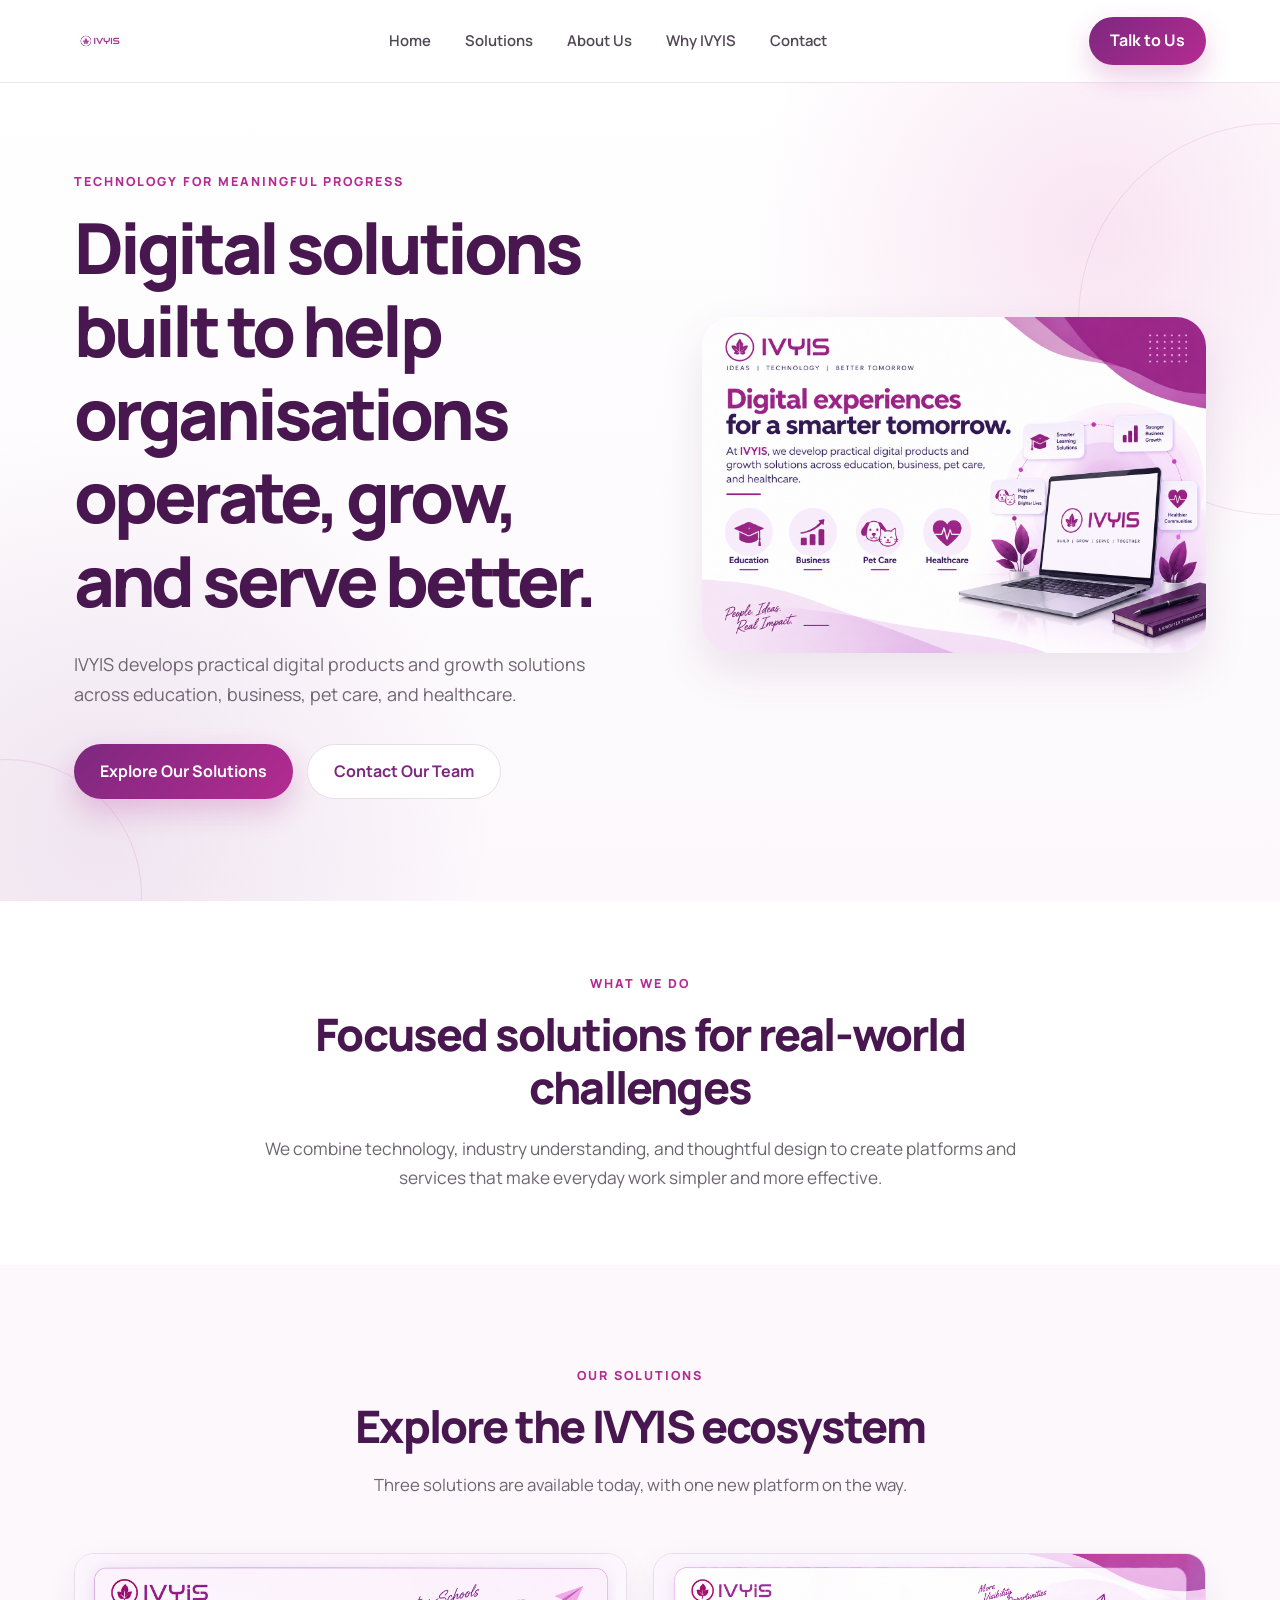
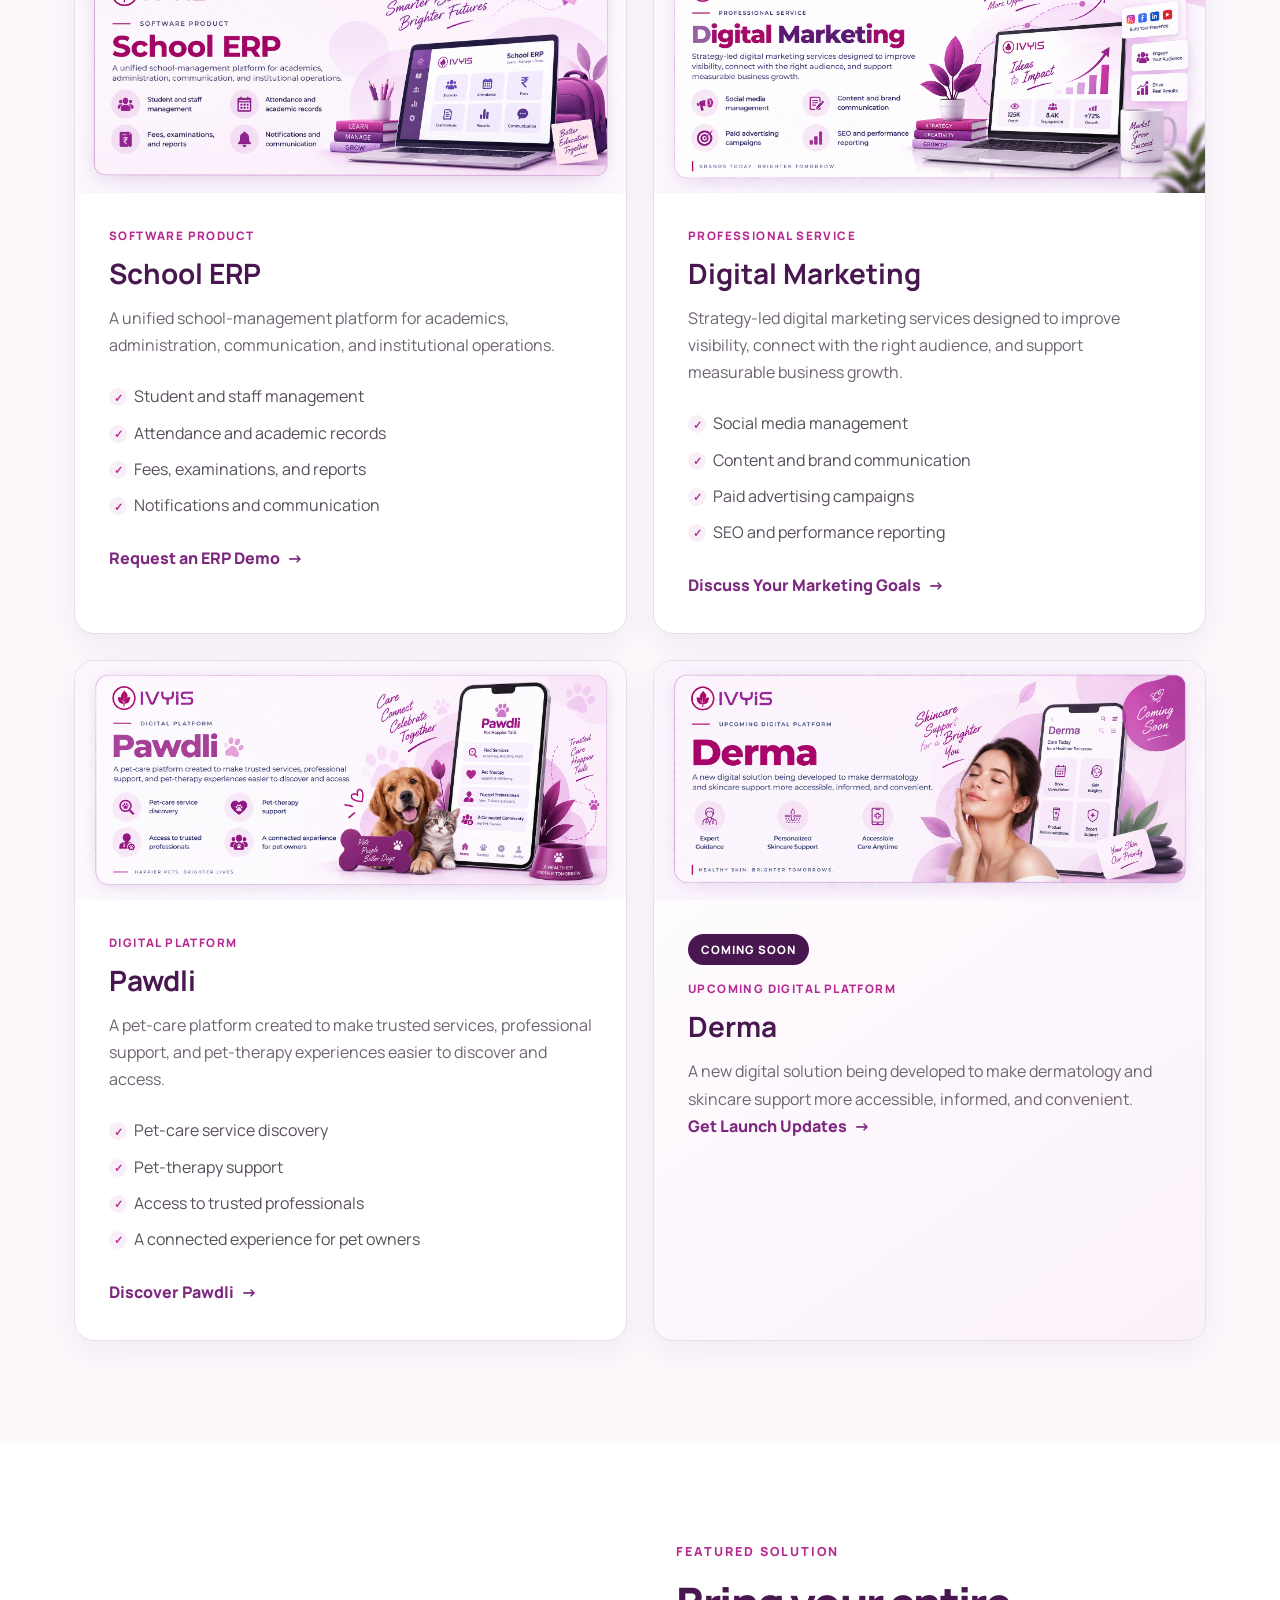
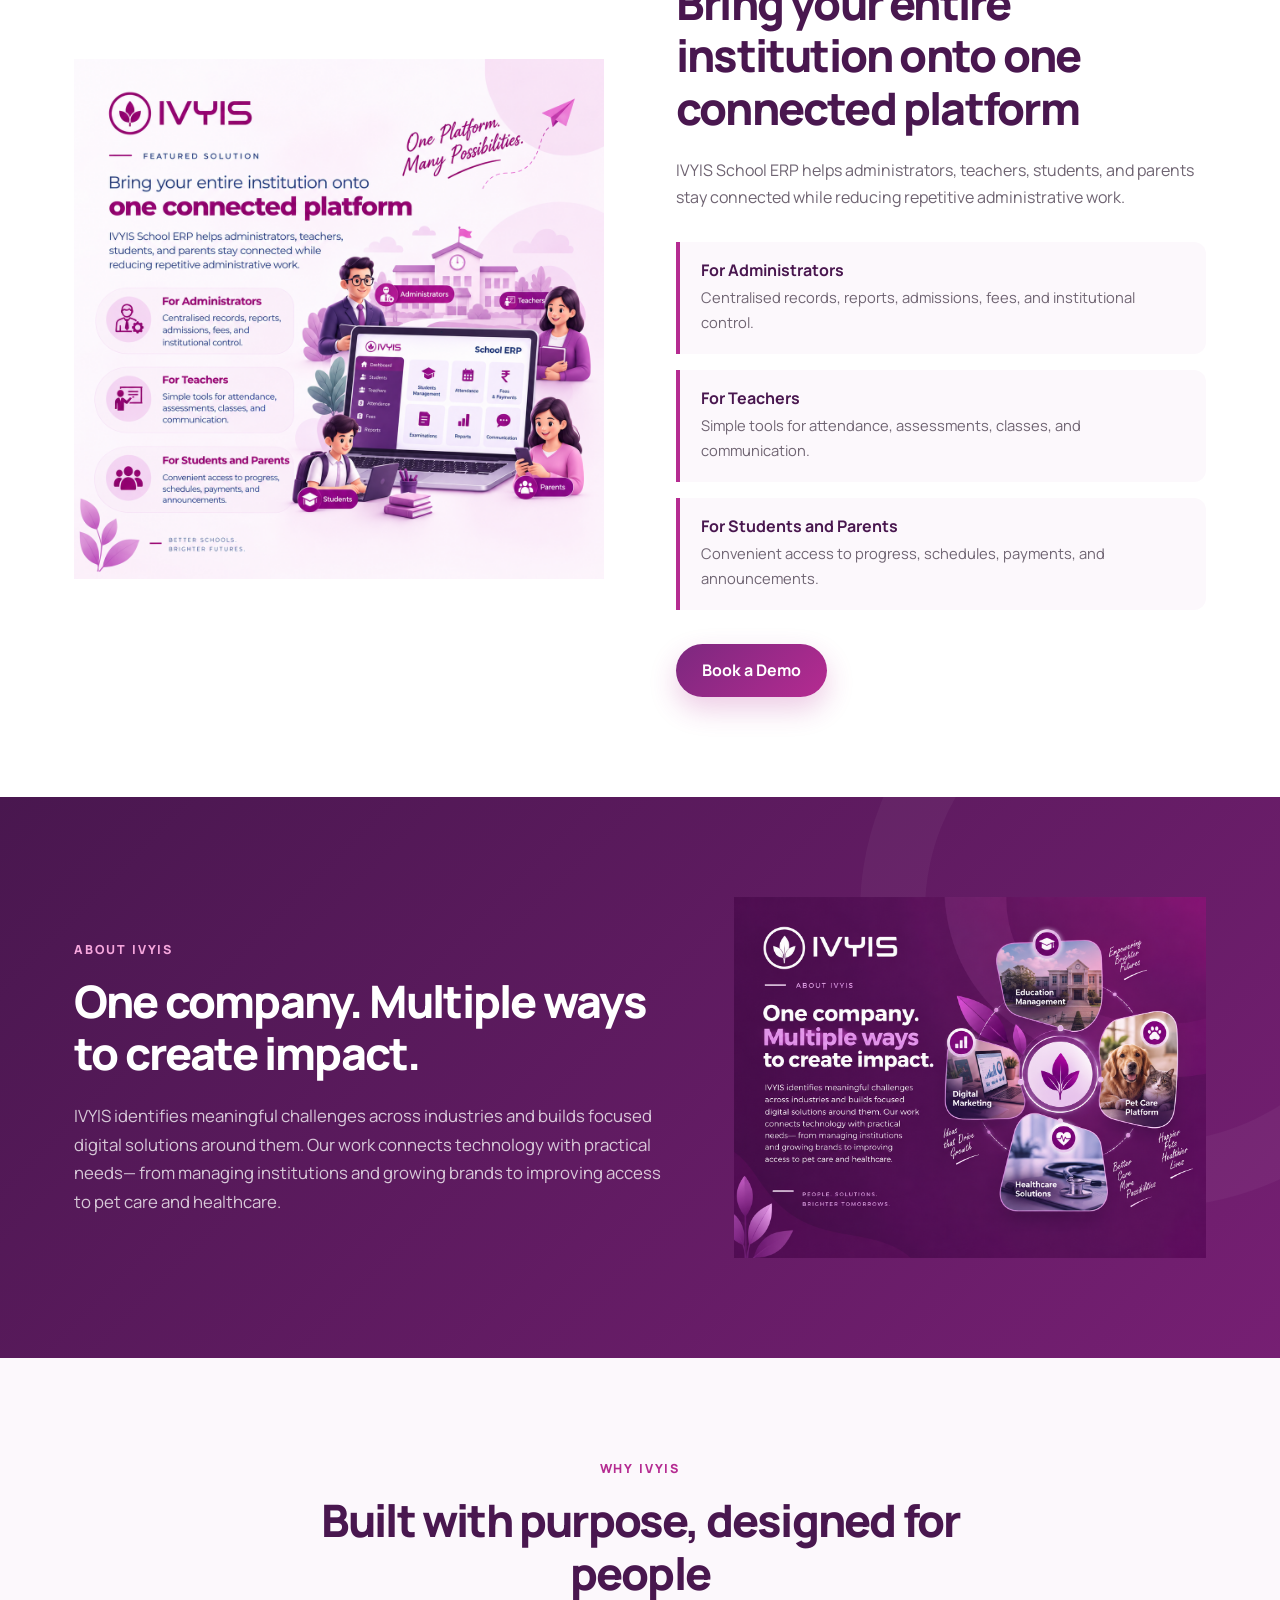
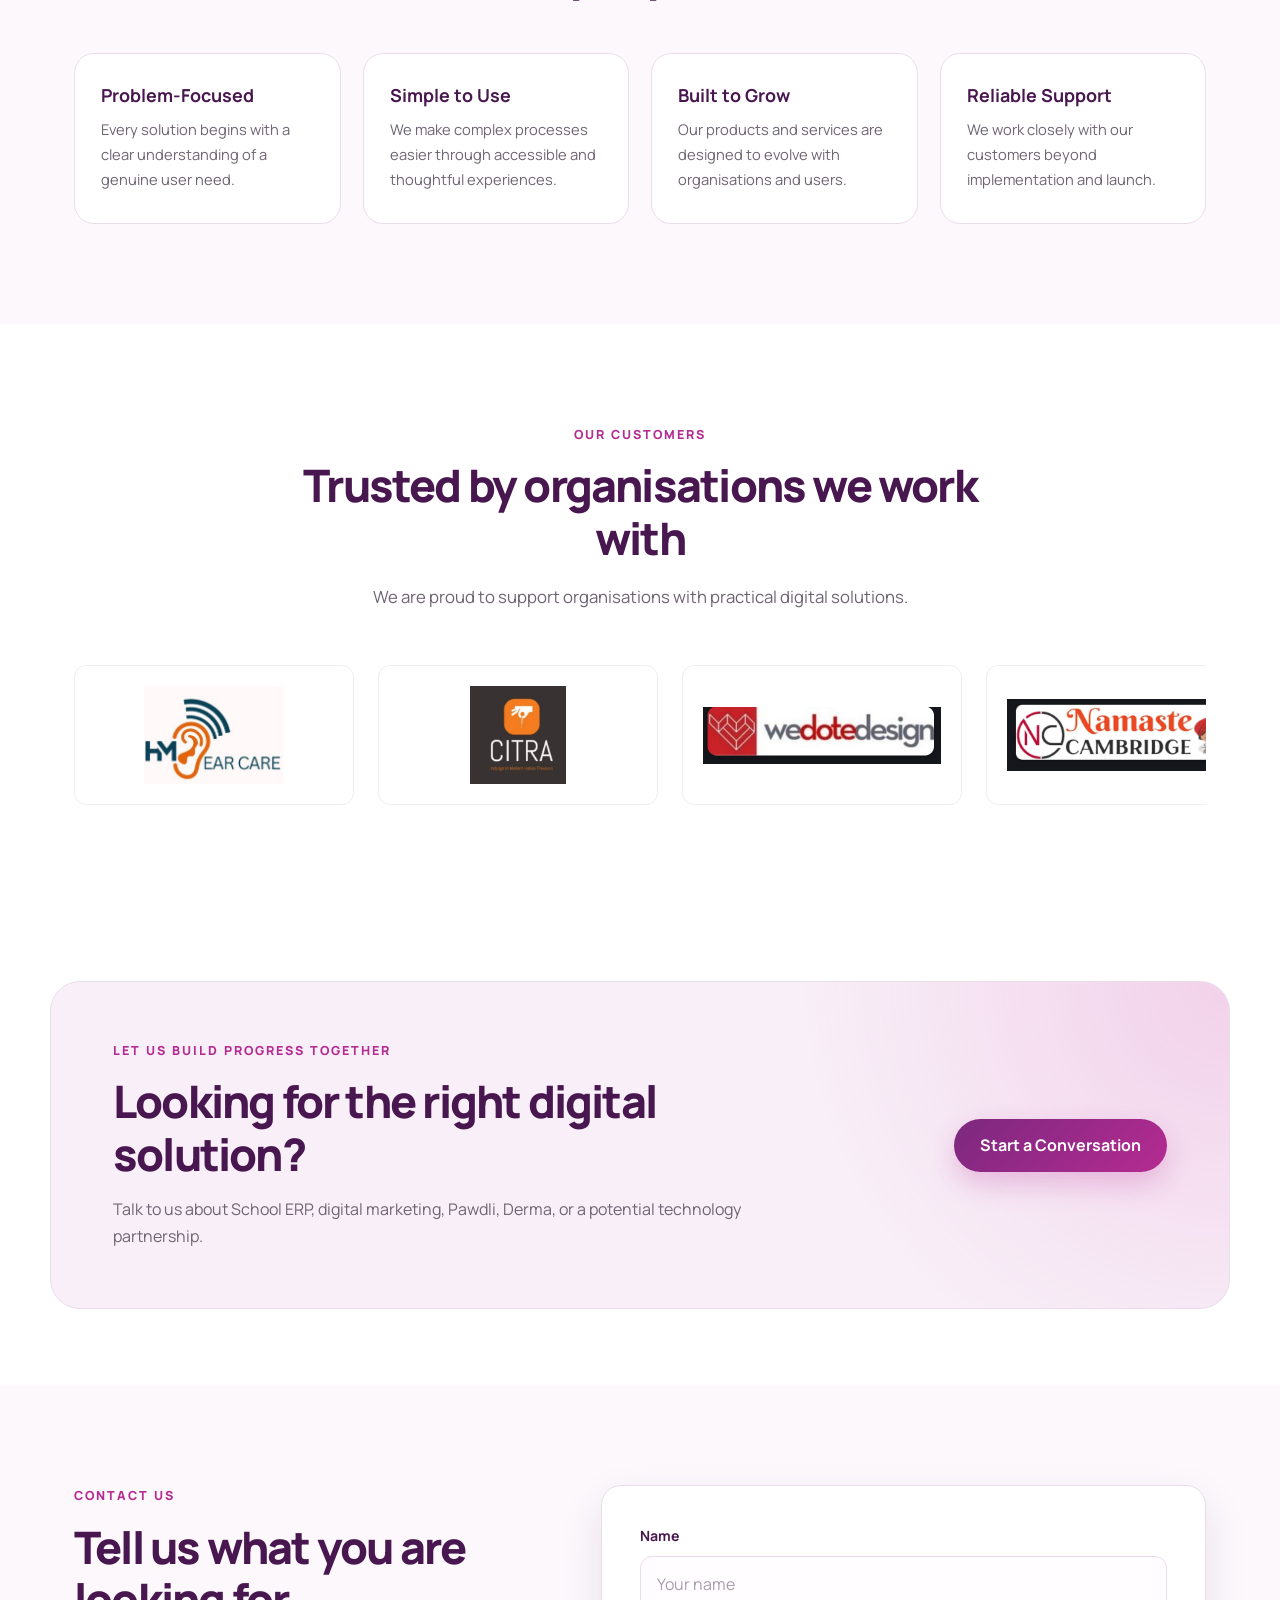
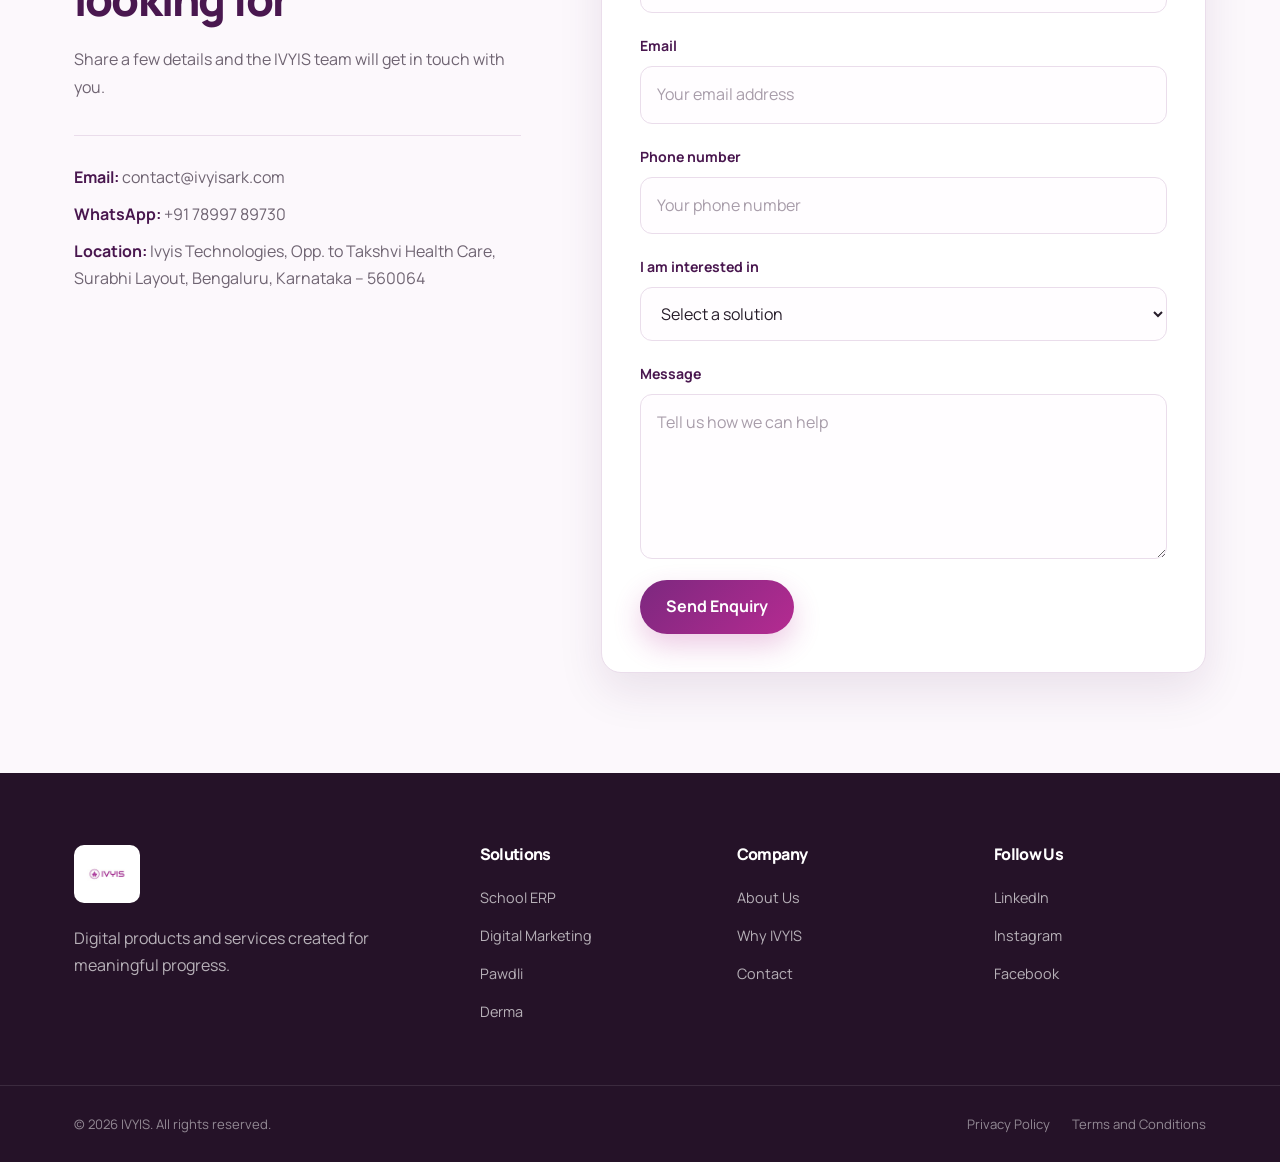
<file: index.html>
<!DOCTYPE html>
<html lang="en">
<head>
    <meta charset="UTF-8">
    <meta name="viewport" content="width=device-width, initial-scale=1.0">
    <meta name="description" content="IVYIS builds digital solutions for education, business growth, pet care, and healthcare.">
    <link rel="stylesheet" href="ivyis-landing-page.css">
    <link rel="stylesheet" href="https://cdnjs.cloudflare.com/ajax/libs/font-awesome/6.7.2/css/all.min.css">
    <title>IVYIS | Digital Products and Business Solutions</title>
</head>

<body>
    <!-- Header -->
    <header class="site-header">
        <div class="container header-container">
            <a href="#home" class="brand" aria-label="IVYIS home">
                <!-- Replace this path with the final logo image path -->
                <img src="images/ivyis.jpg" alt="IVYIS logo" class="brand-logo">
            </a>

            <nav class="main-navigation" aria-label="Main navigation">
                <ul class="navigation-list">
                    <li><a href="#home">Home</a></li>
                    <li><a href="#solutions">Solutions</a></li>
                    <li><a href="#about">About Us</a></li>
                    <li><a href="#why-ivyis">Why IVYIS</a></li>
                    <li><a href="#contact">Contact</a></li>
                </ul>
            </nav>

            <a href="#contact" class="header-cta">Talk to Us</a>
        </div>
    </header>

    <main>
        <!-- Hero Section -->
        <section id="home" class="hero-section">
            <div class="container hero-container">
                <div class="hero-content">
                    <p class="section-label">Technology for meaningful progress</p>
                    <h1>Digital solutions built to help organisations operate, grow, and serve better.</h1>
                    <p class="hero-description">
                        IVYIS develops practical digital products and growth solutions across education,
                        business, pet care, and healthcare.
                    </p>

                    <div class="hero-actions">
                        <a href="#solutions" class="primary-button">Explore Our Solutions</a>
                        <a href="#contact" class="secondary-button">Contact Our Team</a>
                    </div>
                </div>

                <img
                    src="images/iv%201.png"
                    alt="IVYIS digital solutions"
                    class="hero-main-image"
                >
            </div>
        </section>

        <!-- Introduction -->
        <section class="introduction-section">
            <div class="container introduction-container">
                <p class="section-label">What we do</p>
                <h2>Focused solutions for real-world challenges</h2>
                <p>
                    We combine technology, industry understanding, and thoughtful design to create
                    platforms and services that make everyday work simpler and more effective.
                </p>
            </div>
        </section>

        <!-- Solutions Overview -->
        <section id="solutions" class="solutions-section">
            <div class="container">
                <div class="section-heading">
                    <p class="section-label">Our solutions</p>
                    <h2>Explore the IVYIS ecosystem</h2>
                    <p>Three solutions are available today, with one new platform on the way.</p>
                </div>

                <div class="solutions-grid">
                    <!-- ERP -->
                    <article class="solution-card erp-card">
                        <img src="images/iv%202.png"
                            alt="IVYIS School ERP platform"
                            class="solution-card-image">
                        <div class="solution-card-content">
                            <p class="solution-type">Software Product</p>
                            <h3>School ERP</h3>
                            <p>
                                A unified school-management platform for academics, administration,
                                communication, and institutional operations.
                            </p>
                            <ul class="feature-list">
                                <li>Student and staff management</li>
                                <li>Attendance and academic records</li>
                                <li>Fees, examinations, and reports</li>
                                <li>Notifications and communication</li>
                            </ul>
                            <a href="#contact" class="card-link">Request an ERP Demo</a>
                        </div>
                    </article>

                    <!-- Digital Marketing -->
                    <article class="solution-card marketing-card">
                        <img src="images/ivy%203.png"
                            alt="IVYIS digital marketing services"
                            class="solution-card-image">
                        <div class="solution-card-content">
                            <p class="solution-type">Professional Service</p>
                            <h3>Digital Marketing</h3>
                            <p>
                                Strategy-led digital marketing services designed to improve visibility,
                                connect with the right audience, and support measurable business growth.
                            </p>
                            <ul class="feature-list">
                                <li>Social media management</li>
                                <li>Content and brand communication</li>
                                <li>Paid advertising campaigns</li>
                                <li>SEO and performance reporting</li>
                            </ul>
                            <a href="#contact" class="card-link">Discuss Your Marketing Goals</a>
                        </div>
                    </article>

                    <!-- Pawdli -->
                    <article class="solution-card pawdli-card">
                        <img src="images/iv%204.png"
                            alt="Pawdli pet-care platform"
                            class="solution-card-image">
                        <div class="solution-card-content">
                            <p class="solution-type">Digital Platform</p>
                            <h3>Pawdli</h3>
                            <p>
                                A pet-care platform created to make trusted services, professional support,
                                and pet-therapy experiences easier to discover and access.
                            </p>
                            <ul class="feature-list">
                                <li>Pet-care service discovery</li>
                                <li>Pet-therapy support</li>
                                <li>Access to trusted professionals</li>
                                <li>A connected experience for pet owners</li>
                            </ul>
                            <a href="#contact" class="card-link">Discover Pawdli</a>
                        </div>
                    </article>

                    <!-- Derma -->
                    <article class="solution-card derma-card coming-soon-card">
                        <img src="images/iv%205.png"
                            alt="Upcoming Derma skincare platform"
                            class="solution-card-image">
                        <div class="solution-card-content">
                            <p class="status-badge">Coming Soon</p>
                            <p class="solution-type">Upcoming Digital Platform</p>
                            <h3>Derma</h3>
                            <p>
                                A new digital solution being developed to make dermatology and skincare
                                support more accessible, informed, and convenient.
                            </p>
                            <a href="#contact" class="card-link">Get Launch Updates</a>
                        </div>
                    </article>
                </div>
            </div>
        </section>

        <!-- ERP Feature Highlight -->
        <section class="featured-solution-section">
            <div class="container featured-solution-container">
                <img src="images/iv%206.png"
                    alt="IVYIS School ERP for administrators, teachers, students and parents"
                    class="featured-solution-image">

                <div class="featured-solution-content">
                    <p class="section-label">Featured solution</p>
                    <h2>Bring your entire institution onto one connected platform</h2>
                    <p>
                        IVYIS School ERP helps administrators, teachers, students, and parents stay
                        connected while reducing repetitive administrative work.
                    </p>

                    <div class="feature-groups">
                        <div class="feature-group">
                            <h3>For Administrators</h3>
                            <p>Centralised records, reports, admissions, fees, and institutional control.</p>
                        </div>
                        <div class="feature-group">
                            <h3>For Teachers</h3>
                            <p>Simple tools for attendance, assessments, classes, and communication.</p>
                        </div>
                        <div class="feature-group">
                            <h3>For Students and Parents</h3>
                            <p>Convenient access to progress, schedules, payments, and announcements.</p>
                        </div>
                    </div>

                    <a href="#contact" class="primary-button">Book a Demo</a>
                </div>
            </div>
        </section>

        <!-- About -->
        <section id="about" class="about-section">
            <div class="container about-container">
                <div class="about-content">
                    <p class="section-label">About IVYIS</p>
                    <h2>One company. Multiple ways to create impact.</h2>
                    <p>
                        IVYIS identifies meaningful challenges across industries and builds focused
                        digital solutions around them. Our work connects technology with practical needs—
                        from managing institutions and growing brands to improving access to pet care and healthcare.
                    </p>
                </div>

                <img src="images/iv%207.png"
                    alt="IVYIS solutions across education, marketing, pet care and healthcare"
                    class="about-image">
            </div>
        </section>

        <!-- Why IVYIS -->
        <section id="why-ivyis" class="why-section">
            <div class="container">
                <div class="section-heading">
                    <p class="section-label">Why IVYIS</p>
                    <h2>Built with purpose, designed for people</h2>
                </div>

                <div class="benefits-grid">
                    <article class="benefit-card">
                        <h3>Problem-Focused</h3>
                        <p>Every solution begins with a clear understanding of a genuine user need.</p>
                    </article>

                    <article class="benefit-card">
                        <h3>Simple to Use</h3>
                        <p>We make complex processes easier through accessible and thoughtful experiences.</p>
                    </article>

                    <article class="benefit-card">
                        <h3>Built to Grow</h3>
                        <p>Our products and services are designed to evolve with organisations and users.</p>
                    </article>

                    <article class="benefit-card">
                        <h3>Reliable Support</h3>
                        <p>We work closely with our customers beyond implementation and launch.</p>
                    </article>
                </div>
            </div>
        </section>

        <section class="customers-section">
            <div class="container">
                <div class="section-heading">
                    <p class="section-label">Our customers</p>
                    <h2>Trusted by organisations we work with</h2>
                    <p>
                        We are proud to support organisations with practical digital solutions.
                    </p>
                </div>

                <div class="customer-logos">
                    <div class="customer-track">
                        <div class="customer-group">

                            <div class="customer-logo">
                                <img
                                    src="images/WhatsApp Image 2026-09-11 at 12.26.30.jpeg"
                                    alt="HM Ear Care logo"
                                >
                            </div>

                            <div class="customer-logo">
                                <img
                                    src="images/WhatsApp Image 2026-09-11 at 12.26.50.jpeg"
                                    alt="Citra logo"
                                >
                            </div>

                            <div class="customer-logo">
                                <img
                                    src="images/WhatsApp Image 2026-09-11 at 12.27.22.jpeg"
                                    alt="Wedote Design logo"
                                >
                            </div>

                            <div class="customer-logo">
                                <img
                                    src="images/WhatsApp Image 2026-09-11 at 12.27.45.jpeg"
                                    alt="Namaste Cambridge logo"
                                >
                            </div>

                            <div class="customer-logo">
                                <img
                                    src="images/WhatsApp Image 2026-09-11 at 12.28.02.jpeg"
                                    alt="Elite International School logo"
                                >
                            </div>

                            <div class="customer-logo">
                                <img
                                    src="images/WhatsApp Image 2026-09-11 at 12.28.26.jpeg"
                                    alt="Mahima Nethralaya logo"
                                >
                            </div>

                            <div class="customer-logo">
                                <img
                                    src="images/WhatsApp Image 2026-09-11 at 12.29.38.jpeg"
                                    alt="Manjunatha Group of Institutions logo"
                                >
                            </div>

                            <div class="customer-logo">
                                <img
                                    src="images/WhatsApp Image 2026-09-11 at 12.30.22.jpeg"
                                    alt="Vriksha Ventures logo"
                                >
                            </div>

                            <div class="customer-logo">
                                <img
                                    src="images/WhatsApp Image 2026-09-11 at 12.30.37.jpeg"
                                    alt="New Mexton International Pre-School logo"
                                >
                            </div>

                            <div class="customer-logo">
                                <img
                                    src="images/kcgi.webp"
                                    alt="Karnataka College Group of Institutions logo"
                                >
                            </div>

                        </div>
                    </div>
                </div>
            </div>
        </section>

        <!-- Call to Action -->
        <section class="cta-section">
            <div class="container cta-container">
                <div class="cta-content">
                    <p class="section-label">Let us build progress together</p>
                    <h2>Looking for the right digital solution?</h2>
                    <p>
                        Talk to us about School ERP, digital marketing, Pawdli, Derma, or a potential
                        technology partnership.
                    </p>
                </div>

                <a href="#contact" class="primary-button">Start a Conversation</a>
            </div>
        </section>

        <!-- Contact -->
        <section id="contact" class="contact-section">
            <div class="container contact-container">
                <div class="contact-introduction">
                    <p class="section-label">Contact us</p>
                    <h2>Tell us what you are looking for</h2>
                    <p>Share a few details and the IVYIS team will get in touch with you.</p>

                    <div class="contact-details">
                        <p>
                            <strong>Email:</strong>
                            <a href="mailto:contact@ivyisark.com">contact@ivyisark.com</a>
                        </p>

                        <p>
                            <strong>WhatsApp:</strong>
                            <a href="https://wa.me/917899789730" target="_blank" rel="noopener noreferrer">
                                +91 78997 89730
                            </a>
                        </p>

                        <p>
                            <strong>Location:</strong>
                            Ivyis Technologies, Opp. to Takshvi Health Care, Surabhi Layout,
                            Bengaluru, Karnataka – 560064
                        </p>
                    </div>
                </div>

                <form class="contact-form" id="contactForm">
                    <div class="form-group">
                        <label for="name">Name</label>
                        <input type="text" id="name" name="name" placeholder="Your name" required>
                    </div>

                    <div class="form-group">
                        <label for="email">Email</label>
                        <input type="email" id="email" name="email" placeholder="Your email address" required>
                    </div>

                    <div class="form-group">
                        <label for="phone">Phone number</label>
                        <input type="tel" id="phone" name="phone" placeholder="Your phone number">
                    </div>

                    <div class="form-group">
                        <label for="interest">I am interested in</label>
                        <select id="interest" name="interest" required>
                            <option value="">Select a solution</option>
                            <option value="school-erp">School ERP</option>
                            <option value="digital-marketing">Digital Marketing</option>
                            <option value="pawdli">Pawdli</option>
                            <option value="derma">Derma Updates</option>
                            <option value="partnership">Technology Partnership</option>
                        </select>
                    </div>

                    <div class="form-group">
                        <label for="message">Message</label>
                        <textarea id="message" name="message" rows="5" placeholder="Tell us how we can help"></textarea>
                    </div>

                    <button type="submit" class="primary-button">Send Enquiry</button>
                </form>
            </div>
        </section>
    </main>

    <!-- Footer -->
    <footer class="site-footer">
        <div class="container footer-container">
            <div class="footer-brand">
                <!-- Replace this path with the final logo image path -->
                <img src="images/ivyis.jpg" alt="IVYIS logo" class="footer-logo">
                <p>Digital products and services created for meaningful progress.</p>
            </div>

            <div class="footer-links">
                <h2>Solutions</h2>
                <ul>
                    <li><a href="#solutions">School ERP</a></li>
                    <li><a href="#solutions">Digital Marketing</a></li>
                    <li><a href="#solutions">Pawdli</a></li>
                    <li><a href="#solutions">Derma</a></li>
                </ul>
            </div>

            <div class="footer-links">
                <h2>Company</h2>
                <ul>
                    <li><a href="#about">About Us</a></li>
                    <li><a href="#why-ivyis">Why IVYIS</a></li>
                    <li><a href="#contact">Contact</a></li>
                </ul>
            </div>

            <div class="footer-social">
                <h2>Follow Us</h2>
                <ul>
                    <li><a href="#">LinkedIn</a></li>
                    <li><a href="#">Instagram</a></li>
                    <li><a href="#">Facebook</a></li>
                </ul>
            </div>
        </div>

        <div class="footer-bottom">
            <div class="container footer-bottom-container">
                <p>&copy; 2026 IVYIS. All rights reserved.</p>
                <div class="legal-links">
                    <a href="privacy.html">Privacy Policy</a>
                    <a href="terms-and-conditions.html">Terms and Conditions</a>
                </div>
            </div>
        </div>
    </footer>
<script>
    const contactForm = document.getElementById("contactForm");

    contactForm.addEventListener("submit", function (event) {
        event.preventDefault();

        const name = document.getElementById("name").value.trim();
        const email = document.getElementById("email").value.trim();
        const phone = document.getElementById("phone").value.trim();
        const interestSelect = document.getElementById("interest");
        const interest =
            interestSelect.options[interestSelect.selectedIndex].text;
        const message = document.getElementById("message").value.trim();

        const whatsappMessage =
            "Hello IVYIS,%0A%0A" +
            "Name: " + encodeURIComponent(name) + "%0A" +
            "Email: " + encodeURIComponent(email) + "%0A" +
            "Phone: " + encodeURIComponent(phone || "Not provided") + "%0A" +
            "Interested in: " + encodeURIComponent(interest) + "%0A" +
            "Message: " + encodeURIComponent(message || "No message provided");

        const whatsappURL =
            "https://wa.me/917899789730?text=" + whatsappMessage;

        window.open(whatsappURL, "_blank");
    });
</script>

<script>
    const customerTrack = document.querySelector(".customer-track");
    const customerGroup = document.querySelector(".customer-group");

    if (customerTrack && customerGroup) {
        const duplicatedGroup = customerGroup.cloneNode(true);
        duplicatedGroup.setAttribute("aria-hidden", "true");
        customerTrack.appendChild(duplicatedGroup);
    }
</script>
</body>
</html>
</file>
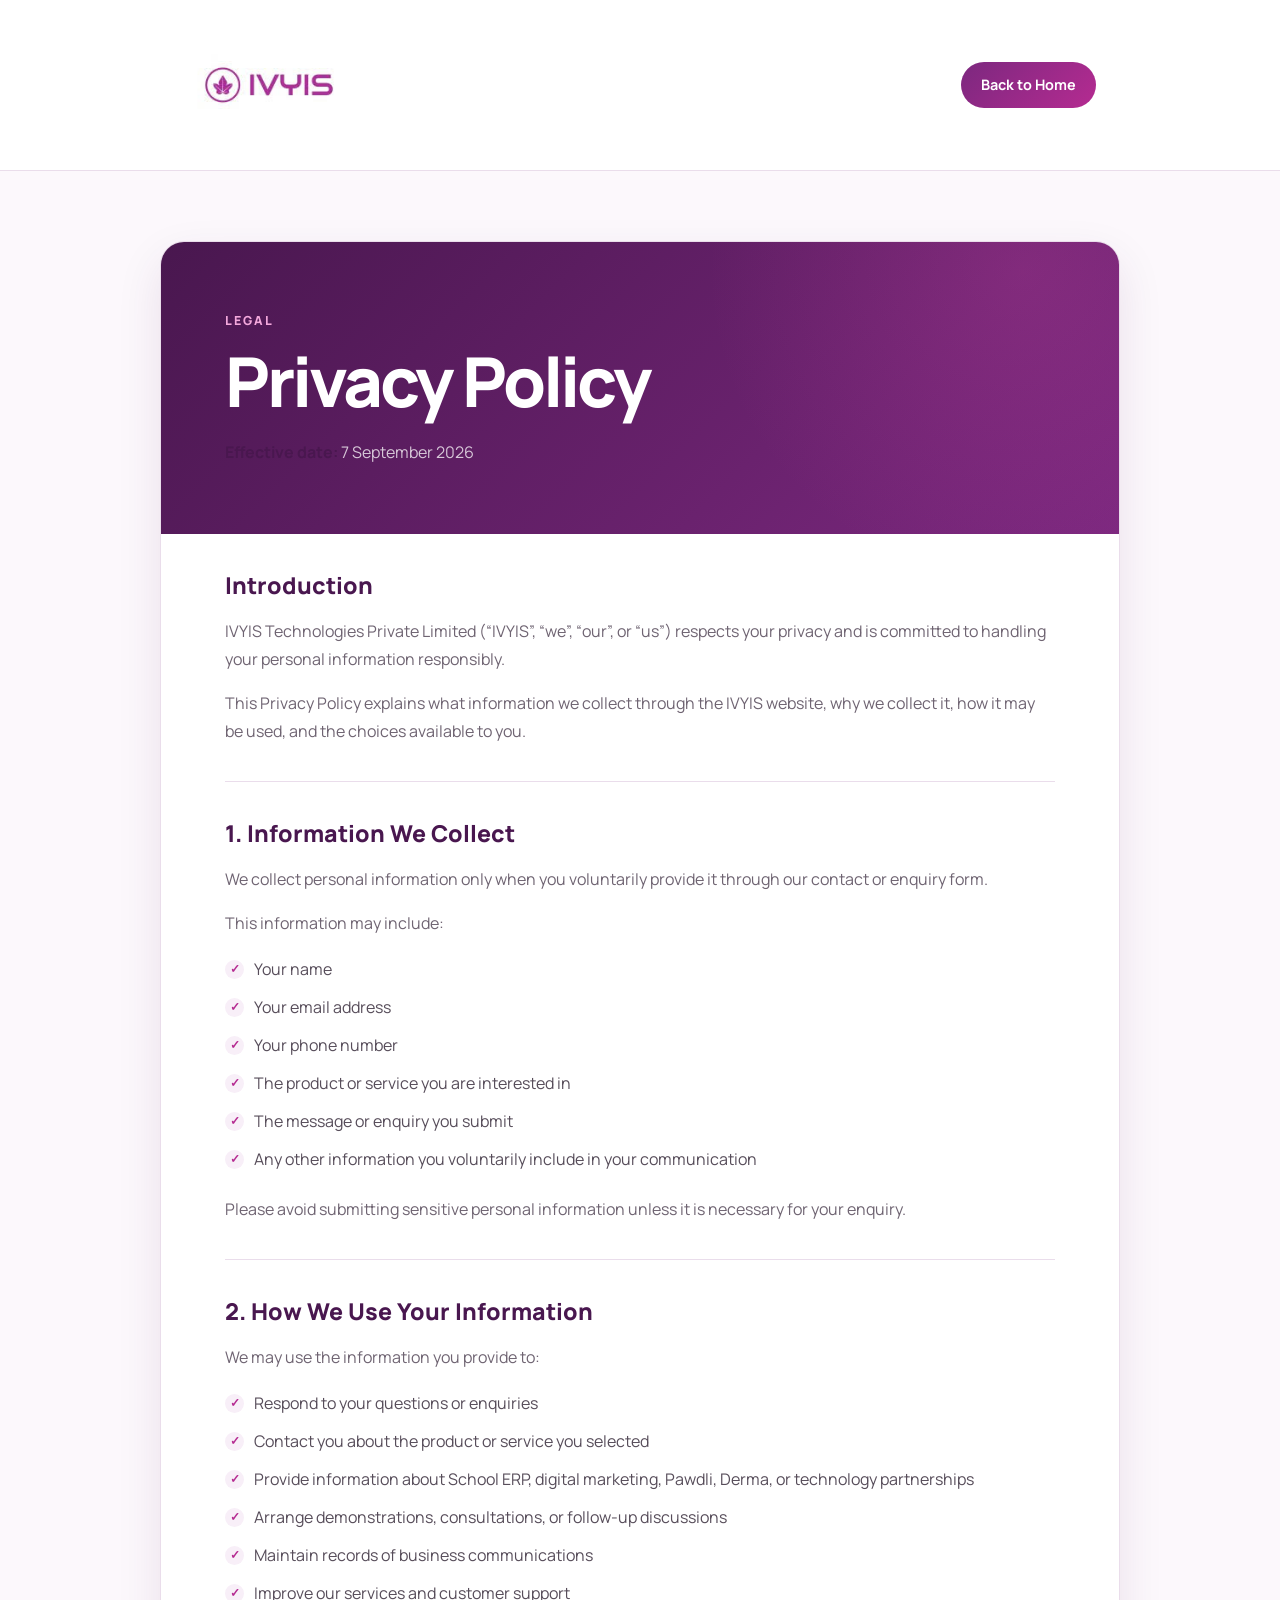
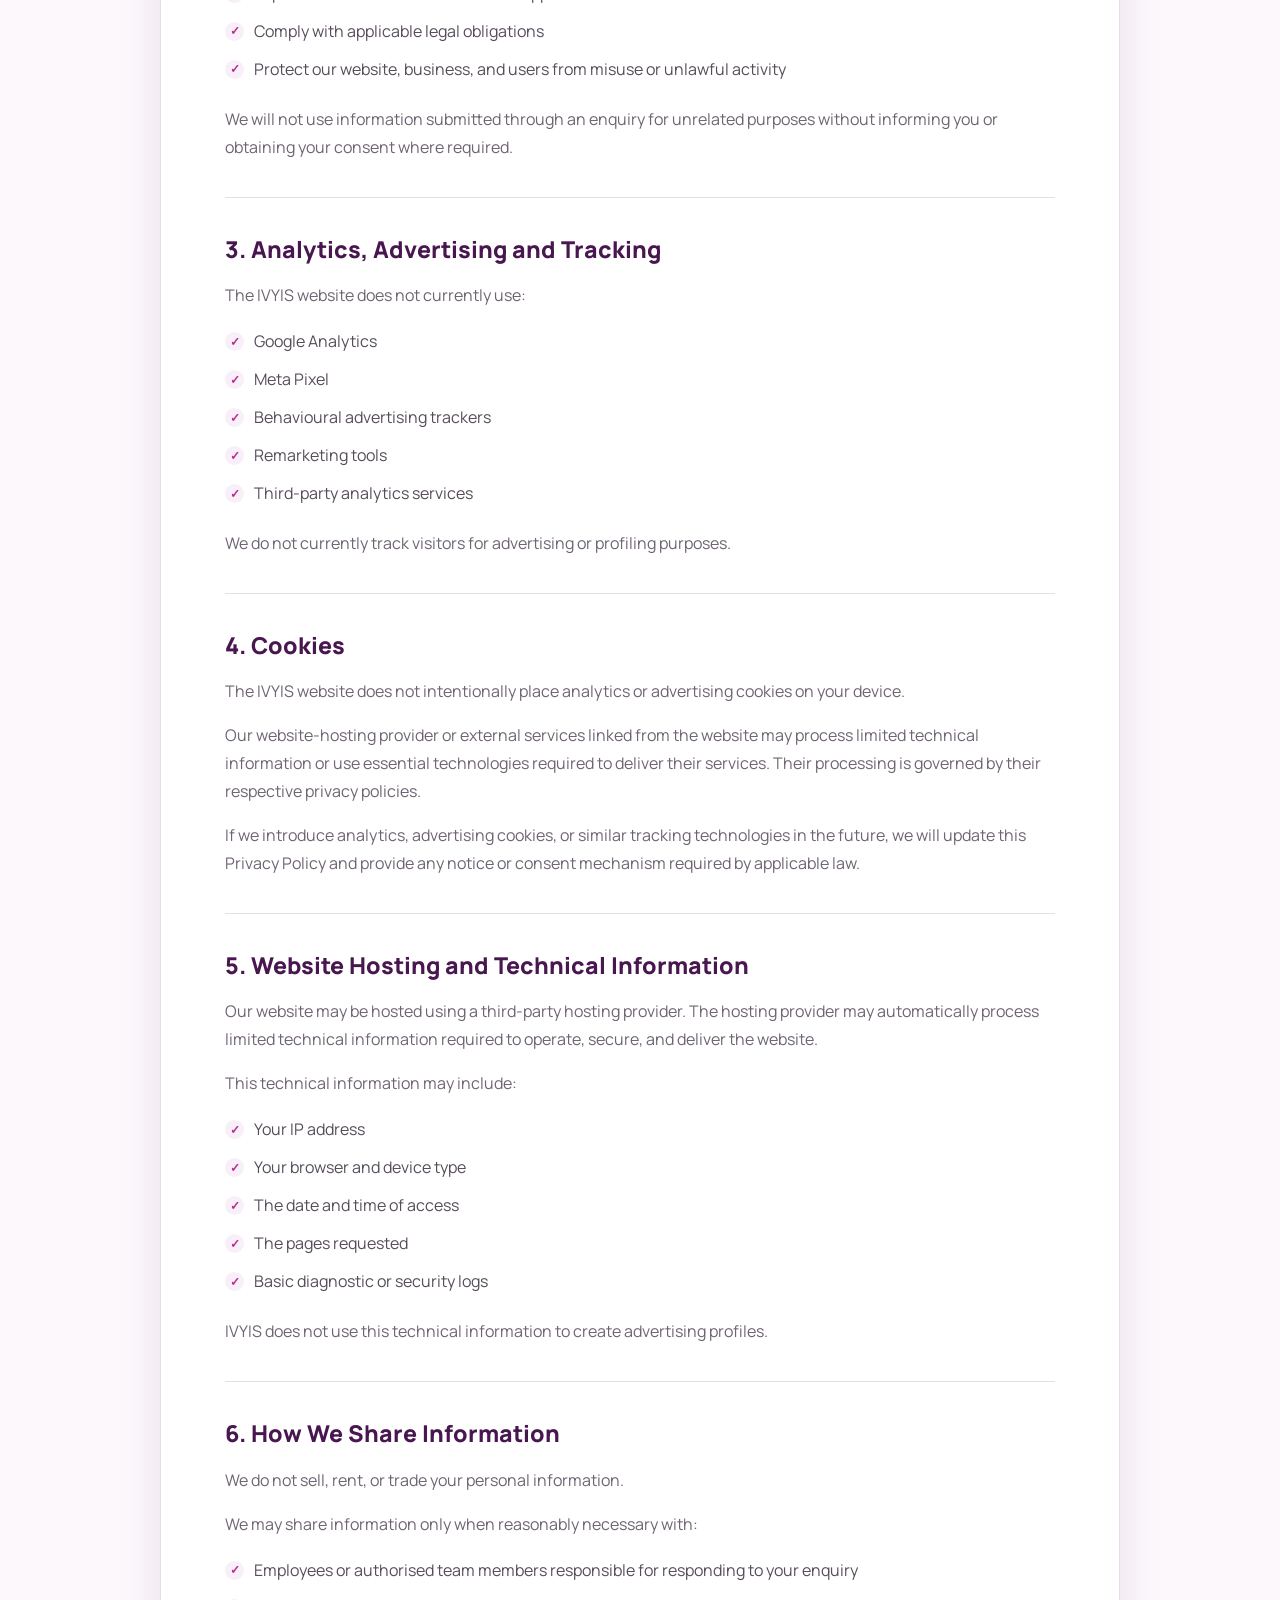
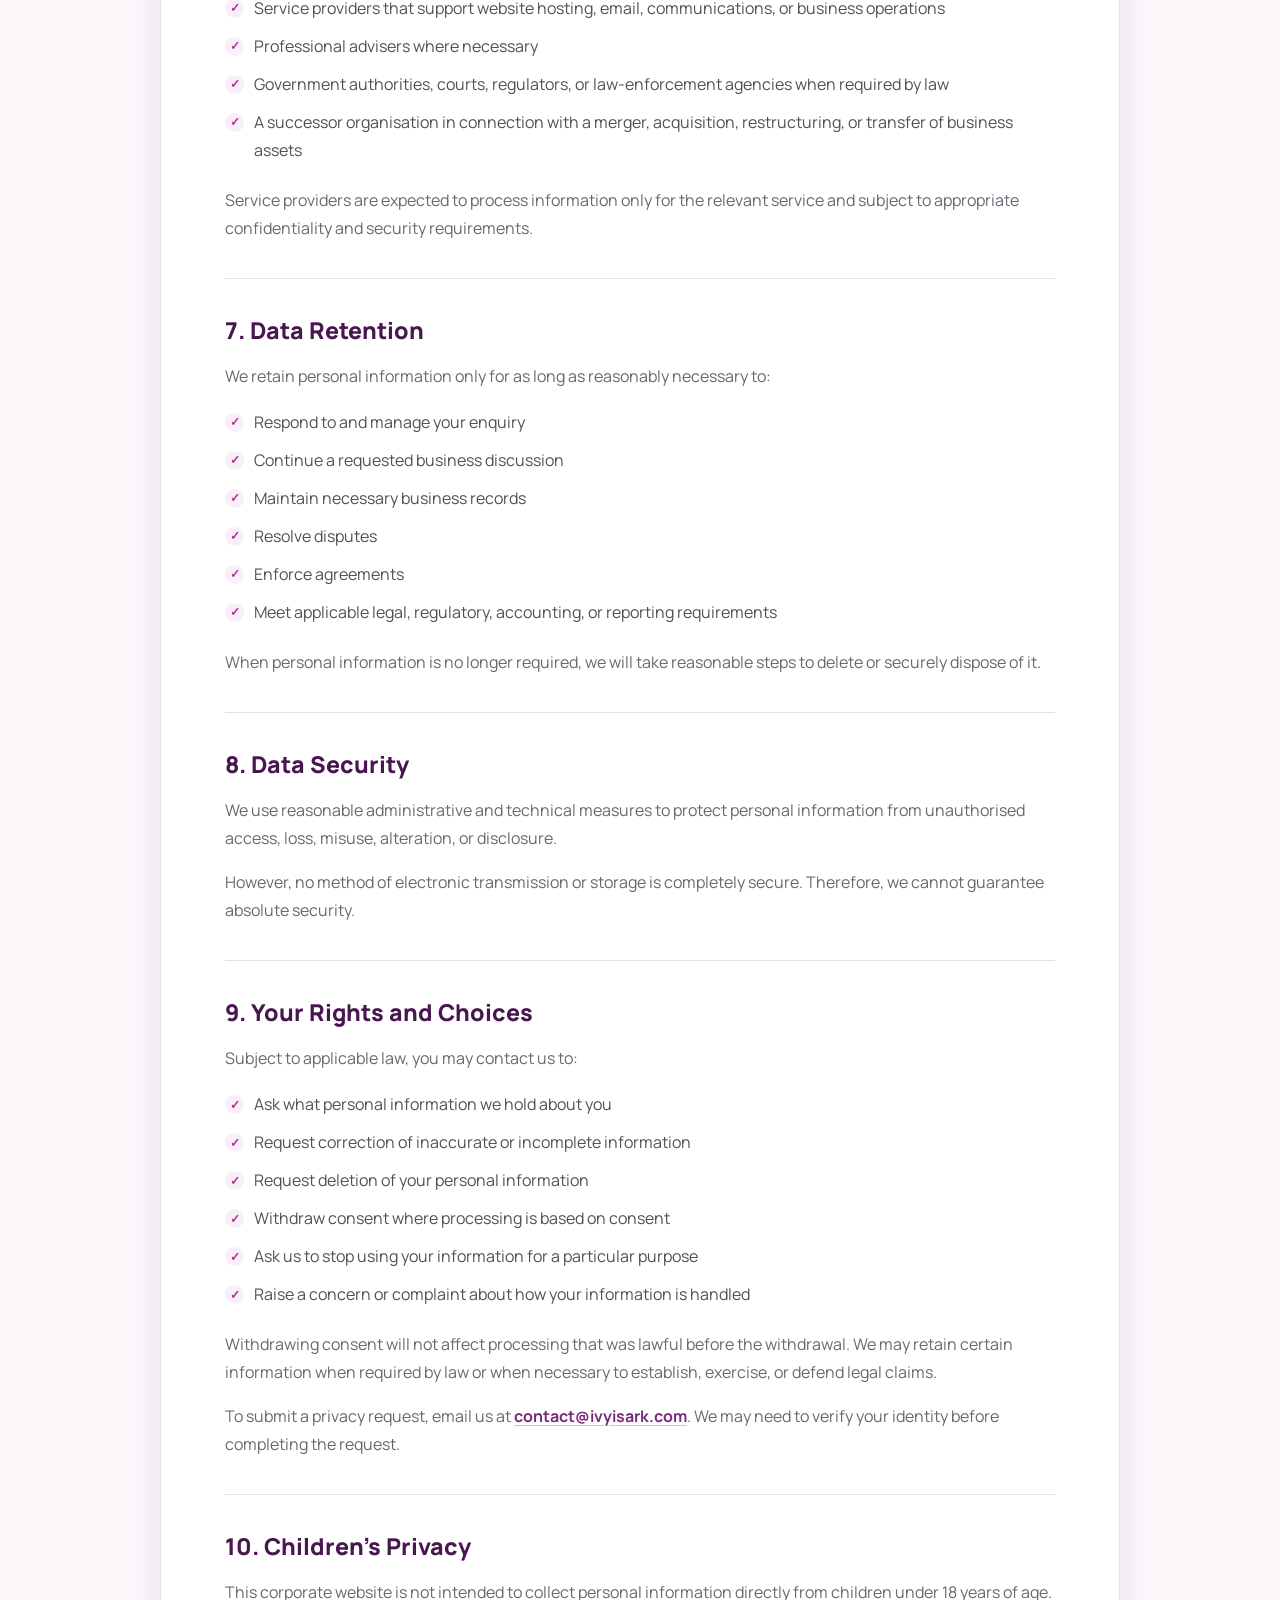
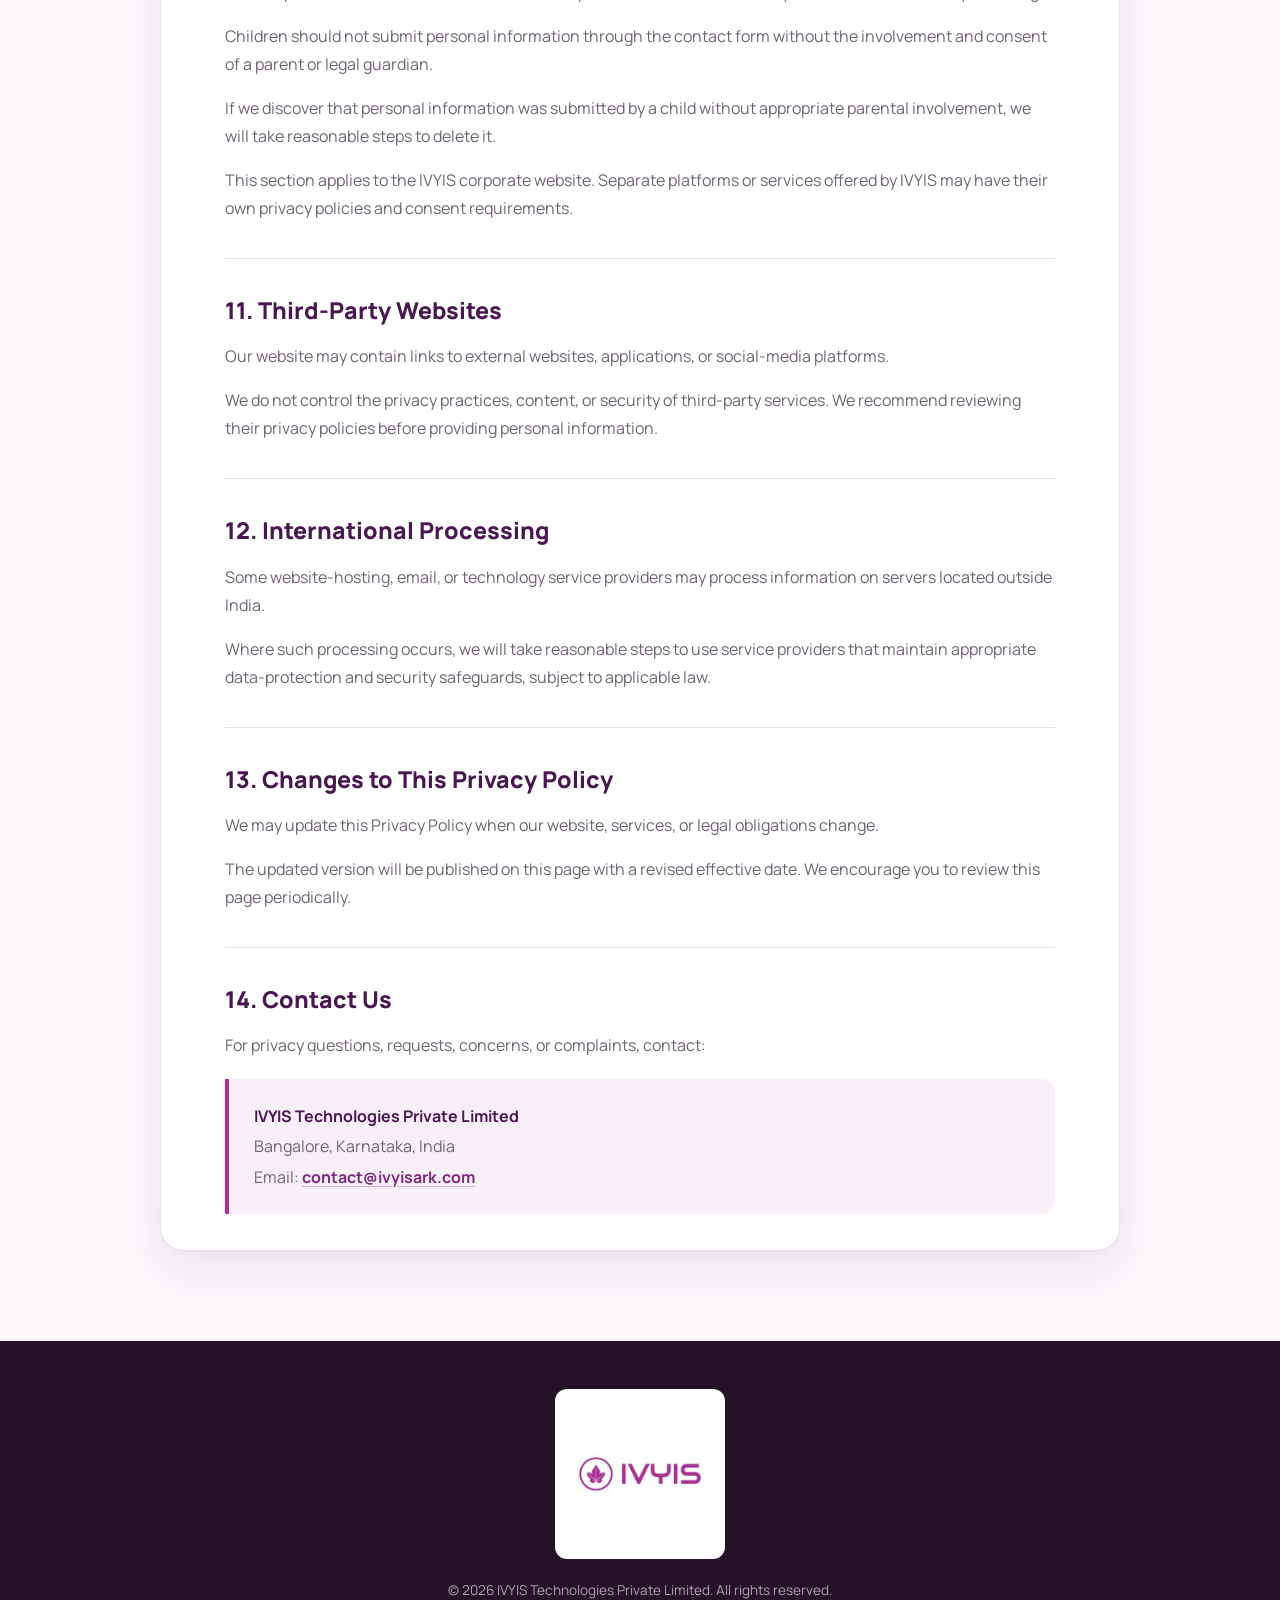
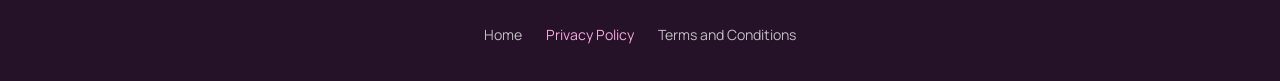
<file: privacy.html>
<!DOCTYPE html>
<html lang="en">
<head>
    <meta charset="UTF-8">
    <meta name="viewport" content="width=device-width, initial-scale=1.0">
    <meta name="description" content="Privacy Policy of IVYIS Technologies Private Limited.">
    <style>
        @import url("https://fonts.googleapis.com/css2?family=Manrope:wght@400;500;600;700;800&display=swap");

        :root {
            --ivyis-magenta: #b52b91;
            --ivyis-purple: #7c287f;
            --ivyis-deep-purple: #49174f;
            --ivyis-lavender: #f8eff8;
            --ivyis-soft-lavender: #fcf8fc;
            --ivyis-white: #ffffff;
            --ivyis-text: #271d2a;
            --ivyis-muted: #6f6472;
            --ivyis-border: #eaddeb;
            --ivyis-shadow: 0 18px 45px rgba(73, 23, 79, 0.10);
            --container-width: 960px;
        }

        * {
            box-sizing: border-box;
            margin: 0;
            padding: 0;
        }

        html {
            scroll-behavior: smooth;
        }

        body {
            background: var(--ivyis-soft-lavender);
            color: var(--ivyis-text);
            font-family: "Manrope", Arial, sans-serif;
            font-size: 16px;
            line-height: 1.75;
        }

        img {
            display: block;
            max-width: 100%;
        }

        a {
            color: var(--ivyis-purple);
            text-decoration: none;
            transition: color 0.25s ease;
        }

        a:hover {
            color: var(--ivyis-magenta);
        }

        .container {
            margin-inline: auto;
            max-width: var(--container-width);
            padding-inline: 24px;
            width: 100%;
        }

        /* Header */
        body > header {
            background: rgba(255, 255, 255, 0.96);
            border-bottom: 1px solid var(--ivyis-border);
            position: sticky;
            top: 0;
            z-index: 100;
        }

        body > header .container {
            align-items: center;
            display: flex;
            justify-content: space-between;
            min-height: 82px;
        }

        .privacy-logo {
            height: auto;
            width: 170px;
        }

        body > header nav a {
            background: linear-gradient(
                135deg,
                var(--ivyis-purple),
                var(--ivyis-magenta)
            );
            border-radius: 999px;
            color: var(--ivyis-white);
            display: inline-flex;
            font-size: 0.9rem;
            font-weight: 700;
            padding: 10px 20px;
            transition: box-shadow 0.25s ease, transform 0.25s ease;
        }

        body > header nav a:hover {
            box-shadow: 0 12px 26px rgba(181, 43, 145, 0.26);
            color: var(--ivyis-white);
            transform: translateY(-2px);
        }

        /* Main privacy policy */
        main {
            padding: 70px 0 90px;
        }

        .privacy-policy .container {
            background: var(--ivyis-white);
            border: 1px solid var(--ivyis-border);
            border-radius: 24px;
            box-shadow: var(--ivyis-shadow);
            overflow: hidden;
            padding: 0;
        }

        .policy-header {
            background:
                radial-gradient(
                    circle at 90% 10%,
                    rgba(214, 74, 169, 0.20),
                    transparent 35%
                ),
                linear-gradient(
                    135deg,
                    var(--ivyis-deep-purple),
                    var(--ivyis-purple)
                );
            padding: 68px 64px;
        }

        .policy-header > p:first-child {
            color: #f3a8dc;
            font-size: 0.78rem;
            font-weight: 800;
            letter-spacing: 0.16em;
            margin-bottom: 12px;
            text-transform: uppercase;
        }

        .policy-header h1 {
            color: var(--ivyis-white);
            font-size: clamp(2.5rem, 6vw, 4.3rem);
            font-weight: 800;
            letter-spacing: -0.045em;
            line-height: 1.1;
            margin-bottom: 18px;
        }

        .policy-header > p:last-child {
            color: rgba(255, 255, 255, 0.75);
            margin: 0;
        }

        .policy-header strong {
            color: var(--ivyis-white);
        }

        .privacy-policy section {
            margin-inline: 64px;
            padding-block: 36px;
        }

        .privacy-policy section + section {
            border-top: 1px solid var(--ivyis-border);
        }

        .privacy-policy h2 {
            color: var(--ivyis-deep-purple);
            font-size: 1.45rem;
            font-weight: 800;
            line-height: 1.3;
            margin-bottom: 17px;
        }

        .privacy-policy p {
            color: var(--ivyis-muted);
            margin-bottom: 16px;
        }

        .privacy-policy p:last-child {
            margin-bottom: 0;
        }

        .privacy-policy ul {
            display: grid;
            gap: 10px;
            list-style: none;
            margin: 18px 0 22px;
            padding: 0;
        }

        .privacy-policy li {
            color: #574d5a;
            padding-left: 29px;
            position: relative;
        }

        .privacy-policy li::before {
            align-items: center;
            background: var(--ivyis-lavender);
            border-radius: 50%;
            color: var(--ivyis-magenta);
            content: "✓";
            display: flex;
            font-size: 0.72rem;
            font-weight: 800;
            height: 19px;
            justify-content: center;
            left: 0;
            position: absolute;
            top: 5px;
            width: 19px;
        }

        .privacy-policy strong {
            color: var(--ivyis-deep-purple);
        }

        .privacy-policy a {
            font-weight: 700;
            text-decoration: underline;
            text-decoration-color: rgba(181, 43, 145, 0.35);
            text-underline-offset: 3px;
        }

        address {
            background: var(--ivyis-lavender);
            border-left: 4px solid var(--ivyis-magenta);
            border-radius: 0 14px 14px 0;
            color: var(--ivyis-muted);
            font-style: normal;
            line-height: 1.9;
            margin-top: 20px;
            padding: 22px 25px;
        }

        /* Footer */
        body > footer {
            background: #251228;
            color: var(--ivyis-white);
            padding: 48px 0 34px;
        }

        body > footer .container {
            align-items: center;
            display: flex;
            flex-direction: column;
            gap: 20px;
            text-align: center;
        }

        .footer-logo {
            background: var(--ivyis-white);
            border-radius: 12px;
            height: auto;
            padding: 4px;
            width: 170px;
        }

        body > footer p {
            color: rgba(255, 255, 255, 0.62);
            font-size: 0.85rem;
        }

        body > footer nav {
            display: flex;
            flex-wrap: wrap;
            gap: 12px 24px;
            justify-content: center;
        }

        body > footer nav a {
            color: rgba(255, 255, 255, 0.72);
            font-size: 0.88rem;
        }

        body > footer nav a:hover,
        body > footer nav a[aria-current="page"] {
            color: #f3a8dc;
        }

        /* Tablet and mobile */
        @media (max-width: 700px) {
            .container {
                padding-inline: 18px;
            }

            body > header .container {
                min-height: 72px;
            }

            .privacy-logo {
                width: 135px;
            }

            body > header nav a {
                font-size: 0.78rem;
                padding: 8px 14px;
            }

            main {
                padding: 32px 0 55px;
            }

            .privacy-policy .container {
                border-radius: 18px;
            }

            .policy-header {
                padding: 46px 25px;
            }

            .privacy-policy section {
                margin-inline: 24px;
                padding-block: 29px;
            }

            .privacy-policy h2 {
                font-size: 1.25rem;
            }

            .footer-logo {
                width: 145px;
            }

            body > footer nav {
                flex-direction: column;
                gap: 9px;
            }
        }

        @media (max-width: 400px) {
            .privacy-logo {
                width: 115px;
            }

            body > header nav a {
                padding: 7px 11px;
            }

            .privacy-policy section {
                margin-inline: 19px;
            }
        }
    </style>
    <title>Privacy Policy | IVYIS Technologies Private Limited</title>
</head>

<body>
    <header>
        <div class="container">
            <a href="index.html" aria-label="Go to IVYIS homepage">
                <img
                    src="images/ivyis.jpg"
                    alt="IVYIS Technologies Private Limited logo"
                    class="privacy-logo"
                >
            </a>

            <nav aria-label="Privacy page navigation">
                <a href="index.html">Back to Home</a>
            </nav>
        </div>
    </header>

    <main>
        <article class="privacy-policy">
            <div class="container">
                <header class="policy-header">
                    <p>Legal</p>
                    <h1>Privacy Policy</h1>
                    <p><strong>Effective date:</strong> 7 September 2026</p>
                </header>

                <section>
                    <h2>Introduction</h2>
                    <p>
                        IVYIS Technologies Private Limited (“IVYIS”, “we”, “our”, or “us”)
                        respects your privacy and is committed to handling your personal
                        information responsibly.
                    </p>

                    <p>
                        This Privacy Policy explains what information we collect through
                        the IVYIS website, why we collect it, how it may be used, and the
                        choices available to you.
                    </p>
                </section>

                <section>
                    <h2>1. Information We Collect</h2>

                    <p>
                        We collect personal information only when you voluntarily provide
                        it through our contact or enquiry form.
                    </p>

                    <p>This information may include:</p>

                    <ul>
                        <li>Your name</li>
                        <li>Your email address</li>
                        <li>Your phone number</li>
                        <li>The product or service you are interested in</li>
                        <li>The message or enquiry you submit</li>
                        <li>
                            Any other information you voluntarily include in your
                            communication
                        </li>
                    </ul>

                    <p>
                        Please avoid submitting sensitive personal information unless it
                        is necessary for your enquiry.
                    </p>
                </section>

                <section>
                    <h2>2. How We Use Your Information</h2>

                    <p>We may use the information you provide to:</p>

                    <ul>
                        <li>Respond to your questions or enquiries</li>
                        <li>
                            Contact you about the product or service you selected
                        </li>
                        <li>
                            Provide information about School ERP, digital marketing,
                            Pawdli, Derma, or technology partnerships
                        </li>
                        <li>
                            Arrange demonstrations, consultations, or follow-up
                            discussions
                        </li>
                        <li>Maintain records of business communications</li>
                        <li>Improve our services and customer support</li>
                        <li>Comply with applicable legal obligations</li>
                        <li>
                            Protect our website, business, and users from misuse or
                            unlawful activity
                        </li>
                    </ul>

                    <p>
                        We will not use information submitted through an enquiry for
                        unrelated purposes without informing you or obtaining your consent
                        where required.
                    </p>
                </section>

                <section>
                    <h2>3. Analytics, Advertising and Tracking</h2>

                    <p>The IVYIS website does not currently use:</p>

                    <ul>
                        <li>Google Analytics</li>
                        <li>Meta Pixel</li>
                        <li>Behavioural advertising trackers</li>
                        <li>Remarketing tools</li>
                        <li>Third-party analytics services</li>
                    </ul>

                    <p>
                        We do not currently track visitors for advertising or profiling
                        purposes.
                    </p>
                </section>

                <section>
                    <h2>4. Cookies</h2>

                    <p>
                        The IVYIS website does not intentionally place analytics or
                        advertising cookies on your device.
                    </p>

                    <p>
                        Our website-hosting provider or external services linked from the
                        website may process limited technical information or use essential
                        technologies required to deliver their services. Their processing
                        is governed by their respective privacy policies.
                    </p>

                    <p>
                        If we introduce analytics, advertising cookies, or similar tracking
                        technologies in the future, we will update this Privacy Policy and
                        provide any notice or consent mechanism required by applicable law.
                    </p>
                </section>

                <section>
                    <h2>5. Website Hosting and Technical Information</h2>

                    <p>
                        Our website may be hosted using a third-party hosting provider.
                        The hosting provider may automatically process limited technical
                        information required to operate, secure, and deliver the website.
                    </p>

                    <p>This technical information may include:</p>

                    <ul>
                        <li>Your IP address</li>
                        <li>Your browser and device type</li>
                        <li>The date and time of access</li>
                        <li>The pages requested</li>
                        <li>Basic diagnostic or security logs</li>
                    </ul>

                    <p>
                        IVYIS does not use this technical information to create advertising
                        profiles.
                    </p>
                </section>

                <section>
                    <h2>6. How We Share Information</h2>

                    <p>
                        We do not sell, rent, or trade your personal information.
                    </p>

                    <p>
                        We may share information only when reasonably necessary with:
                    </p>

                    <ul>
                        <li>
                            Employees or authorised team members responsible for
                            responding to your enquiry
                        </li>
                        <li>
                            Service providers that support website hosting, email,
                            communications, or business operations
                        </li>
                        <li>Professional advisers where necessary</li>
                        <li>
                            Government authorities, courts, regulators, or law-enforcement
                            agencies when required by law
                        </li>
                        <li>
                            A successor organisation in connection with a merger,
                            acquisition, restructuring, or transfer of business assets
                        </li>
                    </ul>

                    <p>
                        Service providers are expected to process information only for the
                        relevant service and subject to appropriate confidentiality and
                        security requirements.
                    </p>
                </section>

                <section>
                    <h2>7. Data Retention</h2>

                    <p>
                        We retain personal information only for as long as reasonably
                        necessary to:
                    </p>

                    <ul>
                        <li>Respond to and manage your enquiry</li>
                        <li>Continue a requested business discussion</li>
                        <li>Maintain necessary business records</li>
                        <li>Resolve disputes</li>
                        <li>Enforce agreements</li>
                        <li>
                            Meet applicable legal, regulatory, accounting, or reporting
                            requirements
                        </li>
                    </ul>

                    <p>
                        When personal information is no longer required, we will take
                        reasonable steps to delete or securely dispose of it.
                    </p>
                </section>

                <section>
                    <h2>8. Data Security</h2>

                    <p>
                        We use reasonable administrative and technical measures to protect
                        personal information from unauthorised access, loss, misuse,
                        alteration, or disclosure.
                    </p>

                    <p>
                        However, no method of electronic transmission or storage is
                        completely secure. Therefore, we cannot guarantee absolute
                        security.
                    </p>
                </section>

                <section>
                    <h2>9. Your Rights and Choices</h2>

                    <p>Subject to applicable law, you may contact us to:</p>

                    <ul>
                        <li>
                            Ask what personal information we hold about you
                        </li>
                        <li>
                            Request correction of inaccurate or incomplete information
                        </li>
                        <li>Request deletion of your personal information</li>
                        <li>
                            Withdraw consent where processing is based on consent
                        </li>
                        <li>
                            Ask us to stop using your information for a particular purpose
                        </li>
                        <li>
                            Raise a concern or complaint about how your information is
                            handled
                        </li>
                    </ul>

                    <p>
                        Withdrawing consent will not affect processing that was lawful
                        before the withdrawal. We may retain certain information when
                        required by law or when necessary to establish, exercise, or defend
                        legal claims.
                    </p>

                    <p>
                        To submit a privacy request, email us at
                        <a href="mailto:contact@ivyisark.com">contact@ivyisark.com</a>.
                        We may need to verify your identity before completing the request.
                    </p>
                </section>

                <section>
                    <h2>10. Children’s Privacy</h2>

                    <p>
                        This corporate website is not intended to collect personal
                        information directly from children under 18 years of age.
                    </p>

                    <p>
                        Children should not submit personal information through the contact
                        form without the involvement and consent of a parent or legal
                        guardian.
                    </p>

                    <p>
                        If we discover that personal information was submitted by a child
                        without appropriate parental involvement, we will take reasonable
                        steps to delete it.
                    </p>

                    <p>
                        This section applies to the IVYIS corporate website. Separate
                        platforms or services offered by IVYIS may have their own privacy
                        policies and consent requirements.
                    </p>
                </section>

                <section>
                    <h2>11. Third-Party Websites</h2>

                    <p>
                        Our website may contain links to external websites, applications,
                        or social-media platforms.
                    </p>

                    <p>
                        We do not control the privacy practices, content, or security of
                        third-party services. We recommend reviewing their privacy policies
                        before providing personal information.
                    </p>
                </section>

                <section>
                    <h2>12. International Processing</h2>

                    <p>
                        Some website-hosting, email, or technology service providers may
                        process information on servers located outside India.
                    </p>

                    <p>
                        Where such processing occurs, we will take reasonable steps to use
                        service providers that maintain appropriate data-protection and
                        security safeguards, subject to applicable law.
                    </p>
                </section>

                <section>
                    <h2>13. Changes to This Privacy Policy</h2>

                    <p>
                        We may update this Privacy Policy when our website, services, or
                        legal obligations change.
                    </p>

                    <p>
                        The updated version will be published on this page with a revised
                        effective date. We encourage you to review this page periodically.
                    </p>
                </section>

                <section>
                    <h2>14. Contact Us</h2>

                    <p>
                        For privacy questions, requests, concerns, or complaints, contact:
                    </p>

                    <address>
                        <strong>IVYIS Technologies Private Limited</strong><br>
                        Bangalore, Karnataka, India<br>
                        Email:
                        <a href="mailto:contact@ivyisark.com">
                            contact@ivyisark.com
                        </a>
                    </address>
                </section>
            </div>
        </article>
    </main>

    <footer>
        <div class="container">
            <img
                src="images/ivyis.jpg"
                alt="IVYIS Technologies Private Limited logo"
                class="footer-logo"
            >

            <p>
                &copy; 2026 IVYIS Technologies Private Limited.
                All rights reserved.
            </p>

            <nav aria-label="Legal navigation">
                <a href="index.html">Home</a>
                <a href="privacy.html" aria-current="page">Privacy Policy</a>
                <a href="terms-and-conditions.html">Terms and Conditions</a>
            </nav>
        </div>
    </footer>
</body>
</html>
</file>
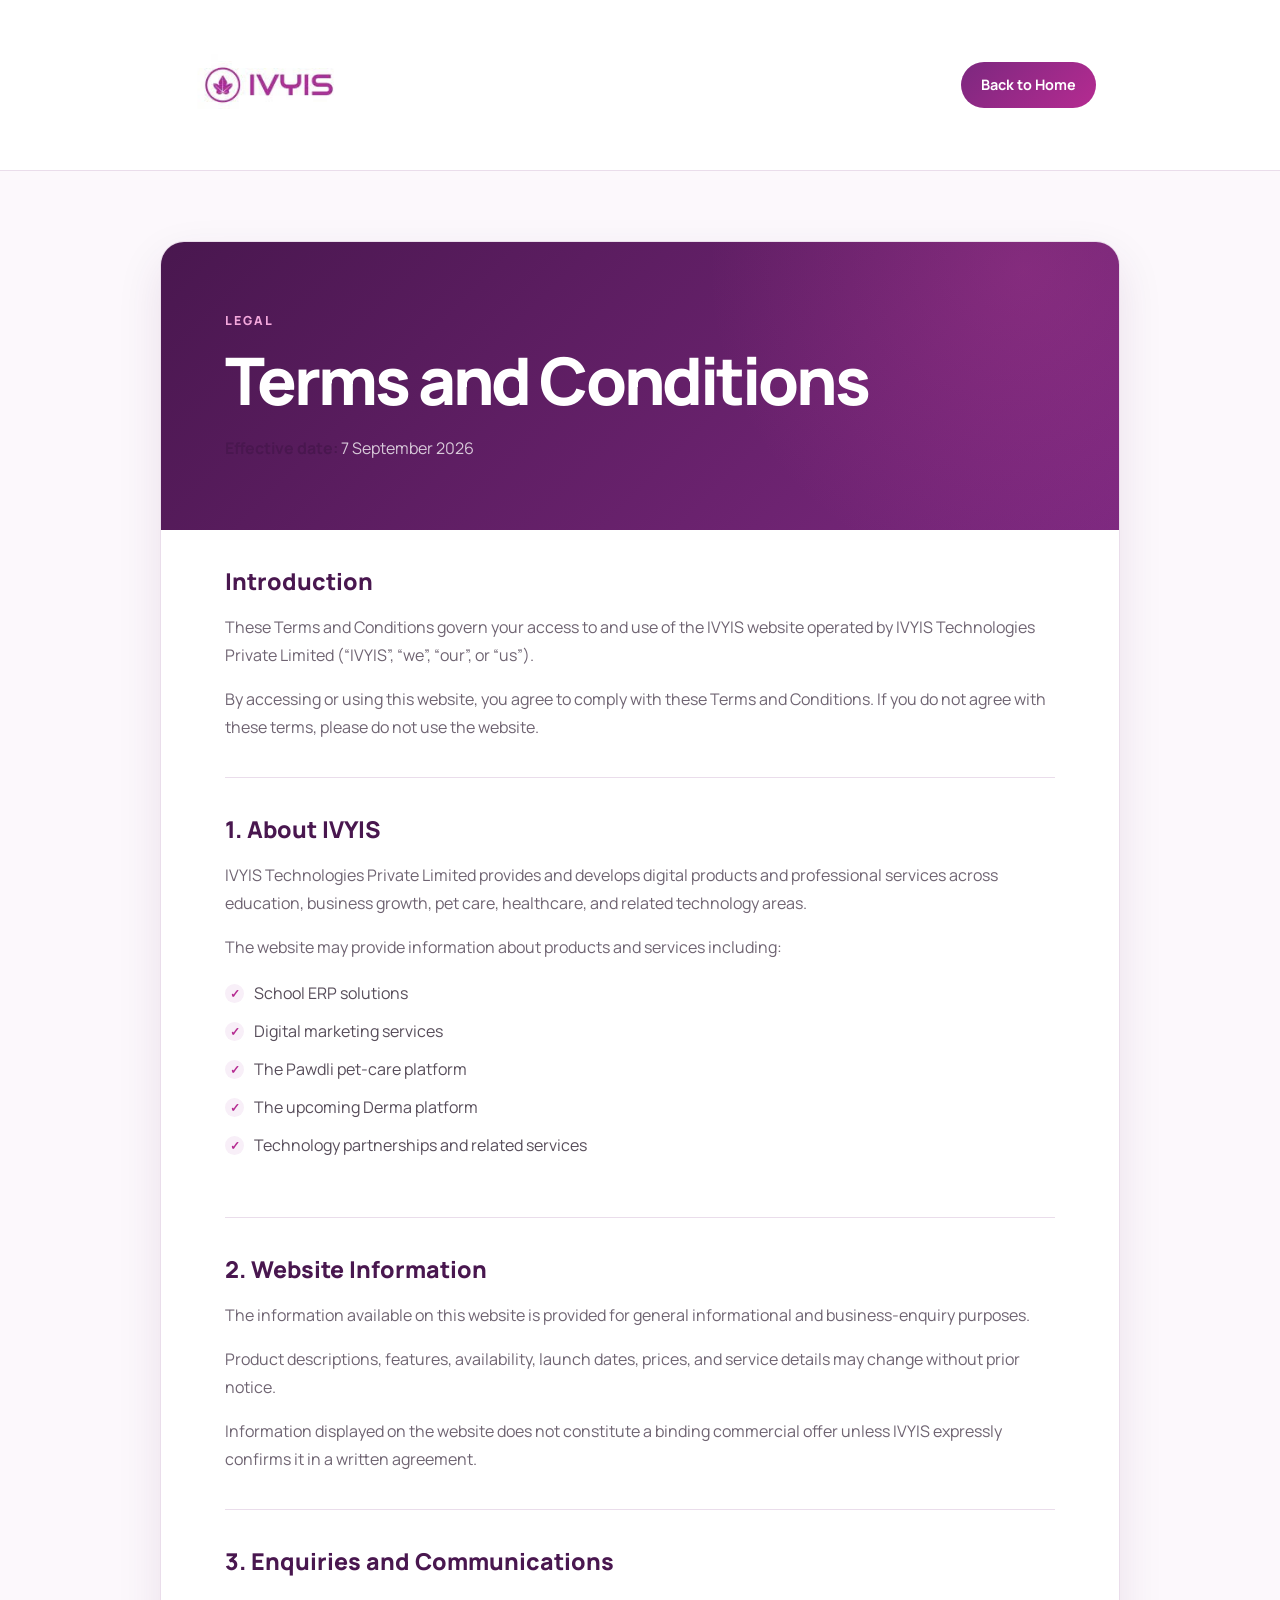
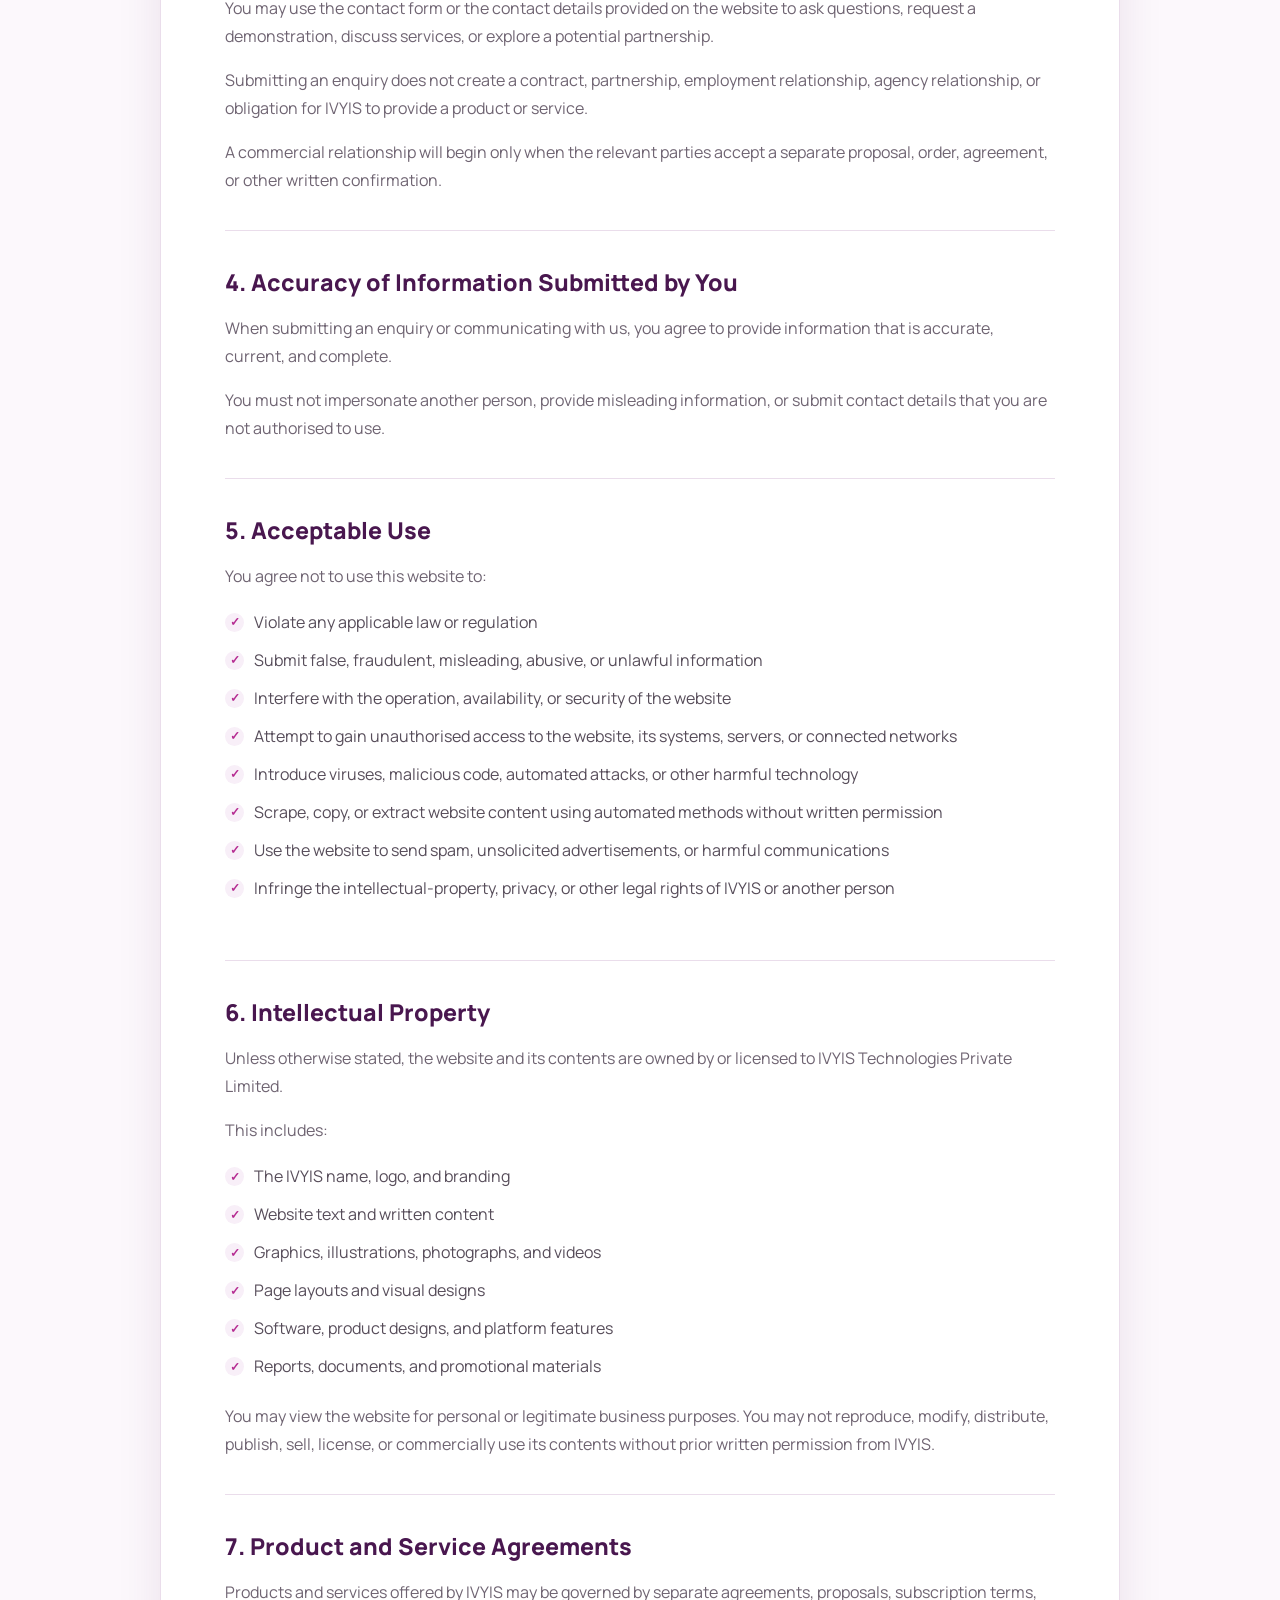
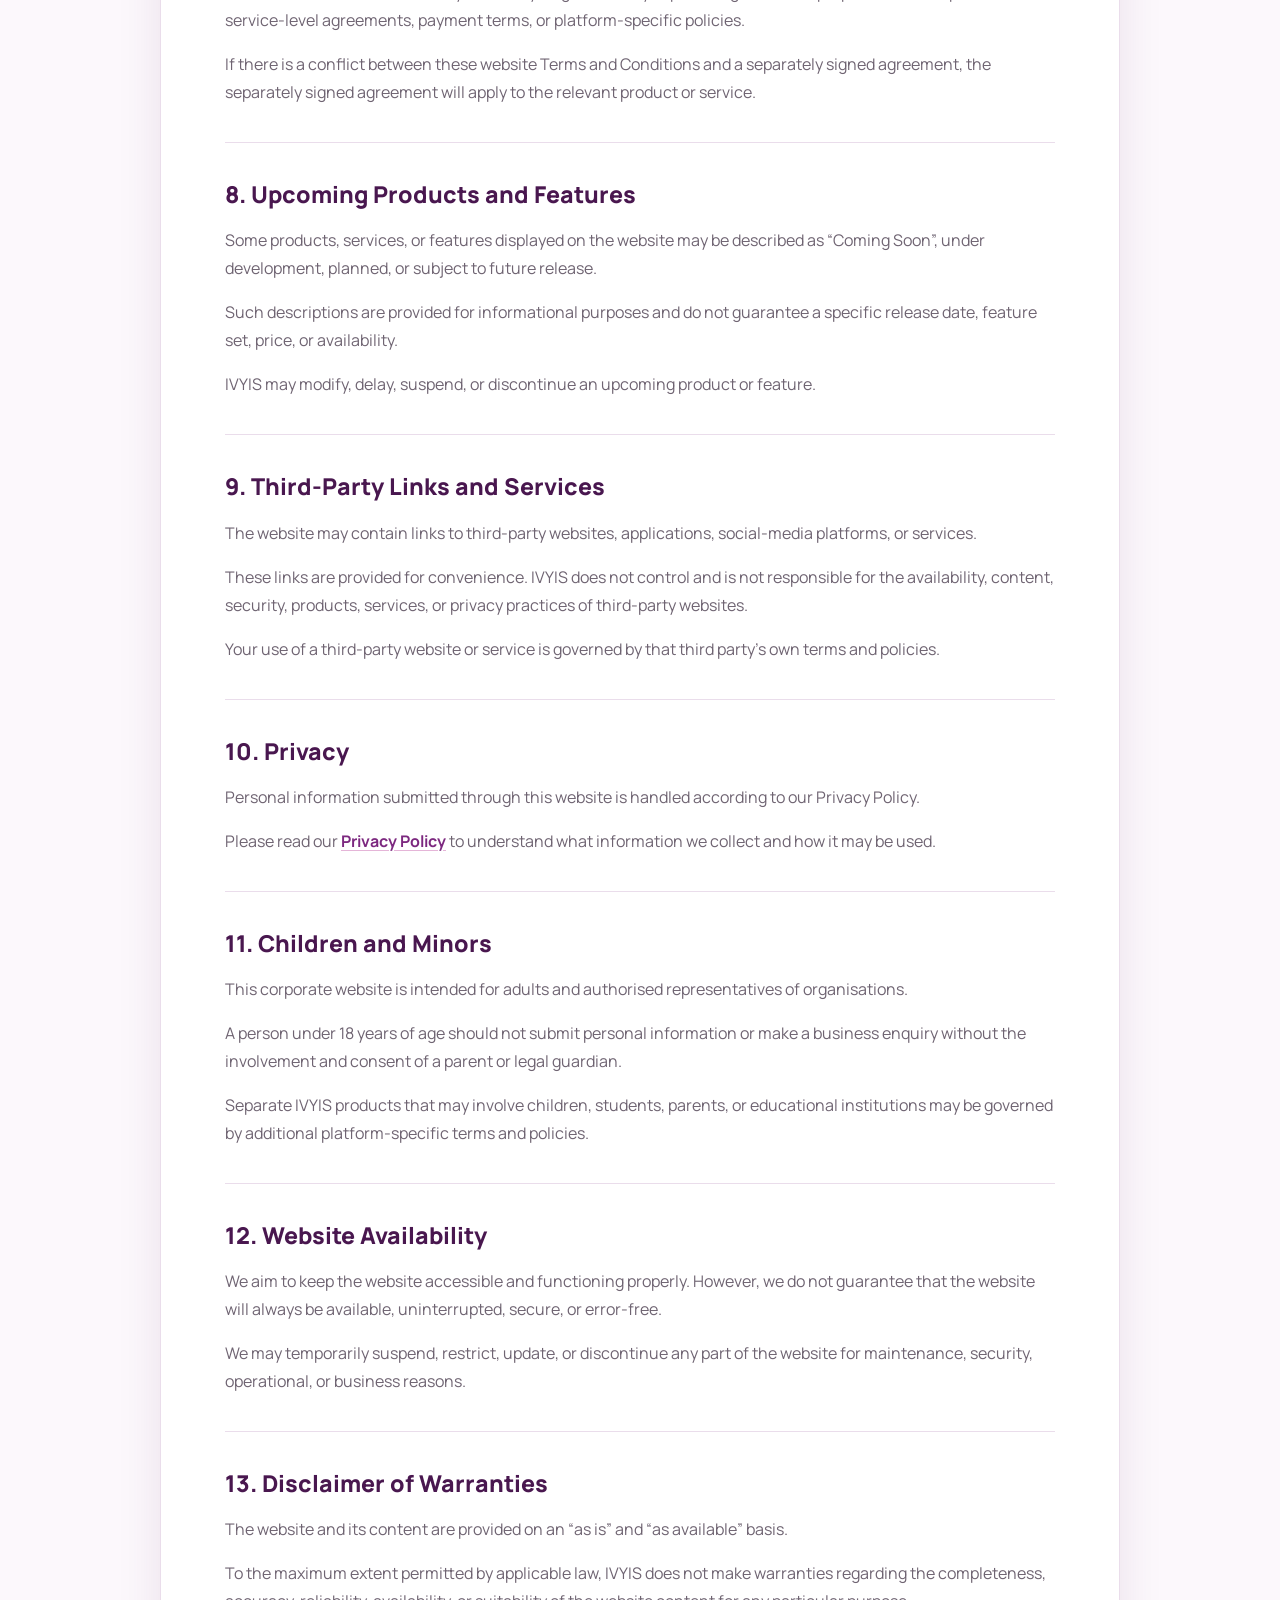
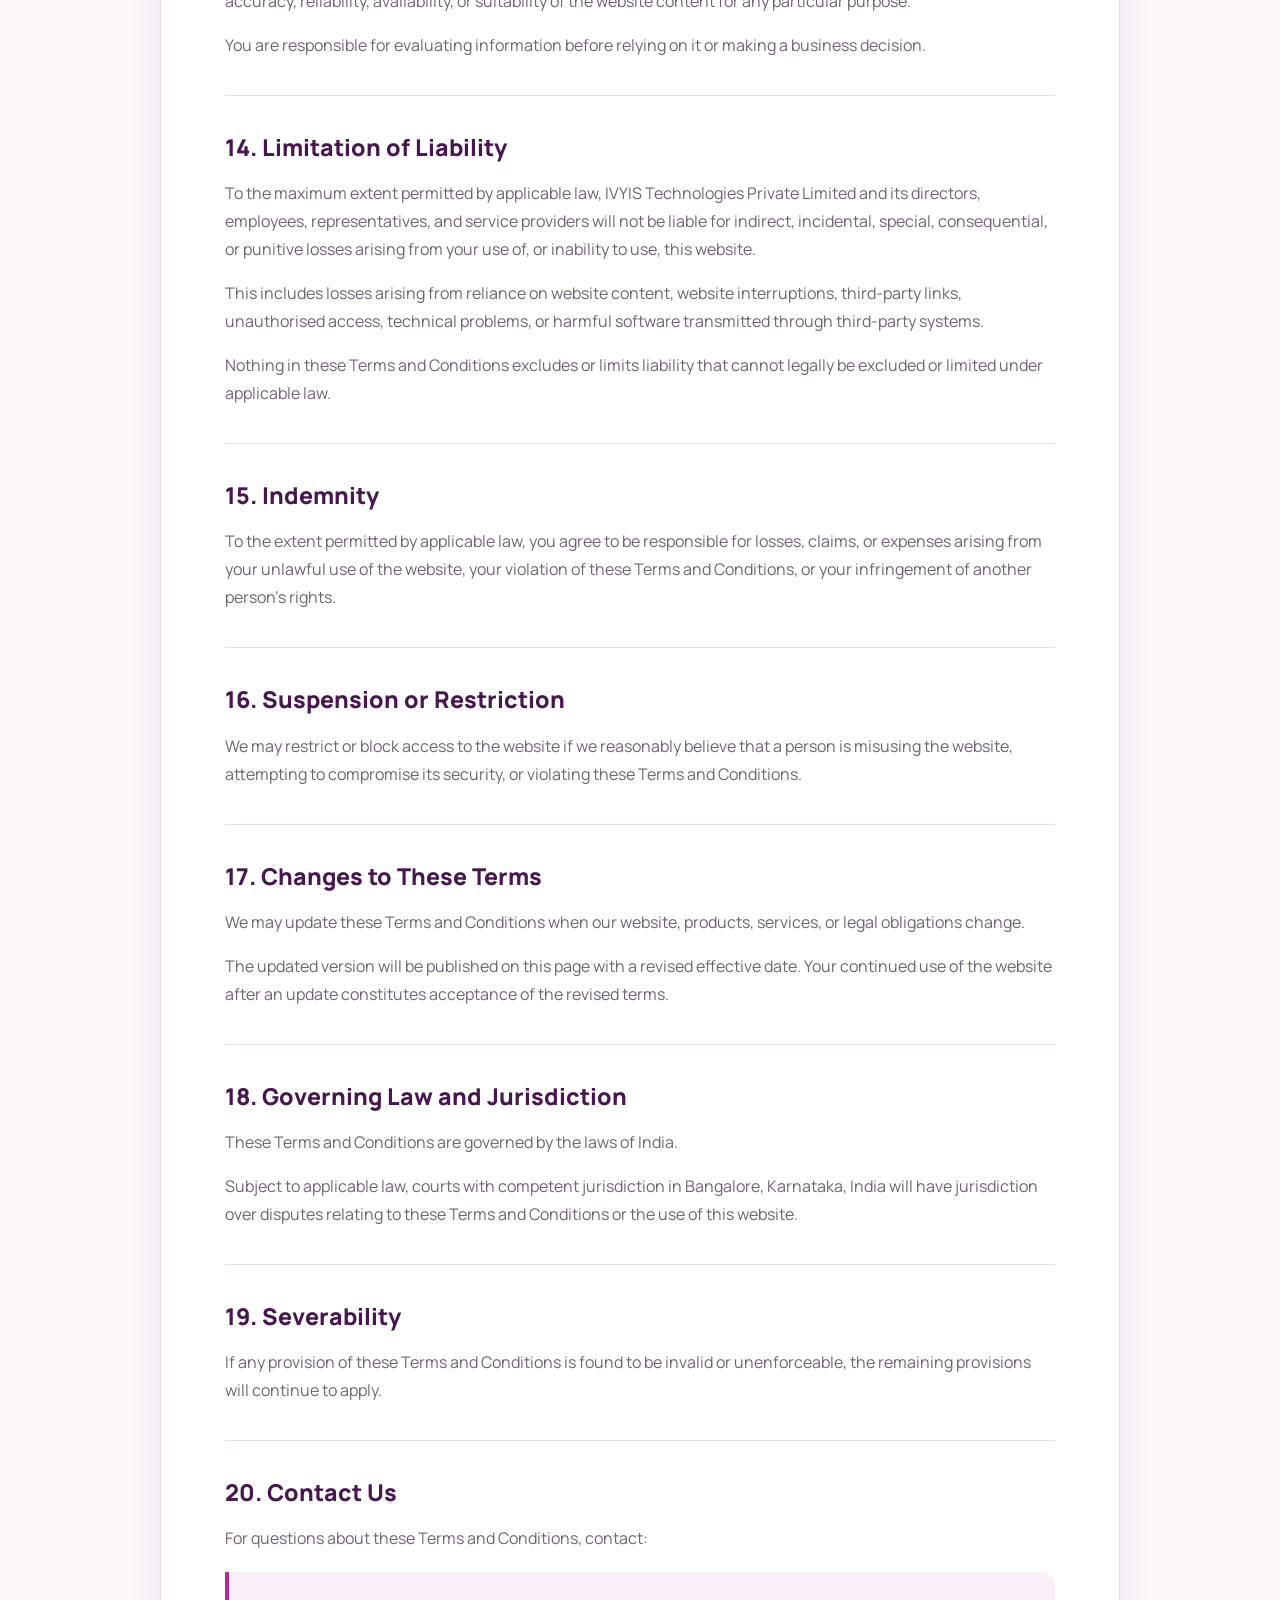
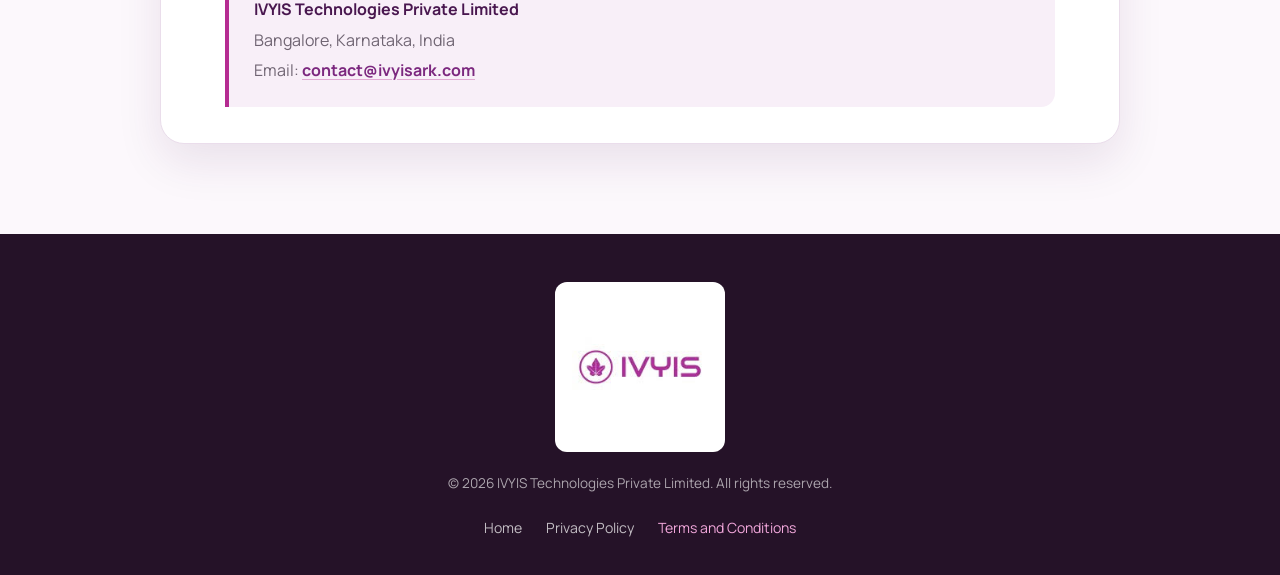
<file: terms-and-conditions.html>
<!DOCTYPE html>
<html lang="en">
<head>
    <meta charset="UTF-8">

    <meta
        name="viewport"
        content="width=device-width, initial-scale=1.0"
    >

    <meta name="description" content="Terms and Conditions of IVYIS Technologies Private Limited.">

    <style>
        @import url("https://fonts.googleapis.com/css2?family=Manrope:wght@400;500;600;700;800&display=swap");

        :root {
            --ivyis-magenta: #b52b91;
            --ivyis-purple: #7c287f;
            --ivyis-deep-purple: #49174f;
            --ivyis-pink: #d64aa9;
            --ivyis-lavender: #f8eff8;
            --ivyis-soft-lavender: #fcf8fc;
            --ivyis-white: #ffffff;
            --ivyis-text: #271d2a;
            --ivyis-muted: #6f6472;
            --ivyis-border: #eaddeb;
            --ivyis-shadow: 0 18px 45px rgba(73, 23, 79, 0.10);
            --container-width: 960px;
        }

        * {
            box-sizing: border-box;
            margin: 0;
            padding: 0;
        }

        html {
            scroll-behavior: smooth;
        }

        body {
            background: var(--ivyis-soft-lavender);
            color: var(--ivyis-text);
            font-family: "Manrope", Arial, sans-serif;
            font-size: 16px;
            line-height: 1.75;
        }

        img {
            display: block;
            max-width: 100%;
        }

        a {
            color: var(--ivyis-purple);
            text-decoration: none;
            transition: color 0.25s ease;
        }

        a:hover {
            color: var(--ivyis-magenta);
        }

        .container {
            margin-inline: auto;
            max-width: var(--container-width);
            padding-inline: 24px;
            width: 100%;
        }

        /* Header */
        body > header {
            background: rgba(255, 255, 255, 0.96);
            border-bottom: 1px solid var(--ivyis-border);
            position: sticky;
            top: 0;
            z-index: 100;
        }

        body > header .container {
            align-items: center;
            display: flex;
            justify-content: space-between;
            min-height: 82px;
        }

        .privacy-logo {
            height: auto;
            width: 170px;
        }

        body > header nav a {
            align-items: center;
            background: linear-gradient(
                135deg,
                var(--ivyis-purple),
                var(--ivyis-magenta)
            );
            border-radius: 999px;
            color: var(--ivyis-white);
            display: inline-flex;
            font-size: 0.9rem;
            font-weight: 700;
            justify-content: center;
            min-height: 44px;
            padding: 10px 20px;
            transition:
                box-shadow 0.25s ease,
                transform 0.25s ease;
        }

        body > header nav a:hover {
            box-shadow: 0 12px 26px rgba(181, 43, 145, 0.26);
            color: var(--ivyis-white);
            transform: translateY(-2px);
        }

        /* Main page */
        main {
            padding: 70px 0 90px;
        }

        .privacy-policy .container {
            background: var(--ivyis-white);
            border: 1px solid var(--ivyis-border);
            border-radius: 24px;
            box-shadow: var(--ivyis-shadow);
            overflow: hidden;
            padding: 0;
        }

        /* Page heading */
        .policy-header {
            background:
                radial-gradient(
                    circle at 90% 10%,
                    rgba(214, 74, 169, 0.22),
                    transparent 35%
                ),
                linear-gradient(
                    135deg,
                    var(--ivyis-deep-purple),
                    var(--ivyis-purple)
                );
            padding: 68px 64px;
        }

        .policy-header > p:first-child {
            color: #f3a8dc;
            font-size: 0.78rem;
            font-weight: 800;
            letter-spacing: 0.16em;
            margin-bottom: 12px;
            text-transform: uppercase;
        }

        .policy-header h1 {
            color: var(--ivyis-white);
            font-size: clamp(2.4rem, 6vw, 4.1rem);
            font-weight: 800;
            letter-spacing: -0.045em;
            line-height: 1.1;
            margin-bottom: 18px;
        }

        .policy-header > p:last-child {
            color: rgba(255, 255, 255, 0.76);
            margin: 0;
        }

        .policy-header strong {
            color: var(--ivyis-white);
        }

        /* Terms sections */
        .privacy-policy section {
            margin-inline: 64px;
            padding-block: 36px;
        }

        .privacy-policy section + section {
            border-top: 1px solid var(--ivyis-border);
        }

        .privacy-policy h2 {
            color: var(--ivyis-deep-purple);
            font-size: 1.45rem;
            font-weight: 800;
            line-height: 1.3;
            margin-bottom: 17px;
        }

        .privacy-policy p {
            color: var(--ivyis-muted);
            margin-bottom: 16px;
        }

        .privacy-policy p:last-child {
            margin-bottom: 0;
        }

        .privacy-policy ul {
            display: grid;
            gap: 10px;
            list-style: none;
            margin: 18px 0 22px;
            padding: 0;
        }

        .privacy-policy li {
            color: #574d5a;
            padding-left: 29px;
            position: relative;
        }

        .privacy-policy li::before {
            align-items: center;
            background: var(--ivyis-lavender);
            border-radius: 50%;
            color: var(--ivyis-magenta);
            content: "✓";
            display: flex;
            font-size: 0.72rem;
            font-weight: 800;
            height: 19px;
            justify-content: center;
            left: 0;
            position: absolute;
            top: 5px;
            width: 19px;
        }

        .privacy-policy strong {
            color: var(--ivyis-deep-purple);
        }

        .privacy-policy a {
            font-weight: 700;
            text-decoration: underline;
            text-decoration-color: rgba(181, 43, 145, 0.35);
            text-underline-offset: 3px;
        }

        .privacy-policy a:hover {
            text-decoration-color: var(--ivyis-magenta);
        }

        /* Contact information */
        address {
            background: var(--ivyis-lavender);
            border-left: 4px solid var(--ivyis-magenta);
            border-radius: 0 14px 14px 0;
            color: var(--ivyis-muted);
            font-style: normal;
            line-height: 1.9;
            margin-top: 20px;
            padding: 22px 25px;
        }

        /* Footer */
        body > footer {
            background: #251228;
            color: var(--ivyis-white);
            padding: 48px 0 34px;
        }

        body > footer .container {
            align-items: center;
            display: flex;
            flex-direction: column;
            gap: 20px;
            text-align: center;
        }

        .footer-logo {
            background: var(--ivyis-white);
            border-radius: 12px;
            height: auto;
            padding: 4px;
            width: 170px;
        }

        body > footer p {
            color: rgba(255, 255, 255, 0.62);
            font-size: 0.85rem;
        }

        body > footer nav {
            display: flex;
            flex-wrap: wrap;
            gap: 12px 24px;
            justify-content: center;
        }

        body > footer nav a {
            color: rgba(255, 255, 255, 0.72);
            font-size: 0.88rem;
        }

        body > footer nav a:hover,
        body > footer nav a[aria-current="page"] {
            color: #f3a8dc;
        }

        /* Tablet and mobile */
        @media (max-width: 700px) {
            .container {
                padding-inline: 18px;
            }

            body > header .container {
                min-height: 72px;
            }

            .privacy-logo {
                width: 135px;
            }

            body > header nav a {
                font-size: 0.78rem;
                min-height: 40px;
                padding: 8px 14px;
            }

            main {
                padding: 32px 0 55px;
            }

            .privacy-policy .container {
                border-radius: 18px;
            }

            .policy-header {
                padding: 46px 25px;
            }

            .policy-header h1 {
                font-size: clamp(2rem, 10vw, 3rem);
            }

            .privacy-policy section {
                margin-inline: 24px;
                padding-block: 29px;
            }

            .privacy-policy h2 {
                font-size: 1.25rem;
            }

            .footer-logo {
                width: 145px;
            }

            body > footer nav {
                flex-direction: column;
                gap: 9px;
            }
        }

        @media (max-width: 400px) {
            .privacy-logo {
                width: 115px;
            }

            body > header nav a {
                padding: 7px 11px;
            }

            .privacy-policy section {
                margin-inline: 19px;
            }
        }

        @media (prefers-reduced-motion: reduce) {
            html {
                scroll-behavior: auto;
            }

            * {
                transition: none !important;
            }
        }
    </style>

    <title>
        Terms and Conditions | IVYIS Technologies Private Limited
    </title>
</head>

<body>
    <header>
        <div class="container">
            <a href="index.html" aria-label="Go to IVYIS homepage">
                <img
                    src="images/ivyis.jpg"
                    alt="IVYIS Technologies Private Limited logo"
                    class="privacy-logo"
                >
            </a>

            <nav aria-label="Terms page navigation">
                <a href="index.html">Back to Home</a>
            </nav>
        </div>
    </header>

    <main>
        <article class="privacy-policy">
            <div class="container">
                <header class="policy-header">
                    <p>Legal</p>
                    <h1>Terms and Conditions</h1>
                    <p>
                        <strong>Effective date:</strong>
                        7 September 2026
                    </p>
                </header>

                <section>
                    <h2>Introduction</h2>

                    <p>
                        These Terms and Conditions govern your access to and use
                        of the IVYIS website operated by IVYIS Technologies
                        Private Limited (“IVYIS”, “we”, “our”, or “us”).
                    </p>

                    <p>
                        By accessing or using this website, you agree to comply
                        with these Terms and Conditions. If you do not agree
                        with these terms, please do not use the website.
                    </p>
                </section>

                <section>
                    <h2>1. About IVYIS</h2>

                    <p>
                        IVYIS Technologies Private Limited provides and develops
                        digital products and professional services across
                        education, business growth, pet care, healthcare, and
                        related technology areas.
                    </p>

                    <p>
                        The website may provide information about products and
                        services including:
                    </p>

                    <ul>
                        <li>School ERP solutions</li>
                        <li>Digital marketing services</li>
                        <li>The Pawdli pet-care platform</li>
                        <li>The upcoming Derma platform</li>
                        <li>Technology partnerships and related services</li>
                    </ul>
                </section>

                <section>
                    <h2>2. Website Information</h2>

                    <p>
                        The information available on this website is provided
                        for general informational and business-enquiry purposes.
                    </p>

                    <p>
                        Product descriptions, features, availability, launch
                        dates, prices, and service details may change without
                        prior notice.
                    </p>

                    <p>
                        Information displayed on the website does not constitute
                        a binding commercial offer unless IVYIS expressly
                        confirms it in a written agreement.
                    </p>
                </section>

                <section>
                    <h2>3. Enquiries and Communications</h2>

                    <p>
                        You may use the contact form or the contact details
                        provided on the website to ask questions, request a
                        demonstration, discuss services, or explore a potential
                        partnership.
                    </p>

                    <p>
                        Submitting an enquiry does not create a contract,
                        partnership, employment relationship, agency
                        relationship, or obligation for IVYIS to provide a
                        product or service.
                    </p>

                    <p>
                        A commercial relationship will begin only when the
                        relevant parties accept a separate proposal, order,
                        agreement, or other written confirmation.
                    </p>
                </section>

                <section>
                    <h2>4. Accuracy of Information Submitted by You</h2>

                    <p>
                        When submitting an enquiry or communicating with us, you
                        agree to provide information that is accurate, current,
                        and complete.
                    </p>

                    <p>
                        You must not impersonate another person, provide
                        misleading information, or submit contact details that
                        you are not authorised to use.
                    </p>
                </section>

                <section>
                    <h2>5. Acceptable Use</h2>

                    <p>You agree not to use this website to:</p>

                    <ul>
                        <li>Violate any applicable law or regulation</li>

                        <li>
                            Submit false, fraudulent, misleading, abusive, or
                            unlawful information
                        </li>

                        <li>
                            Interfere with the operation, availability, or
                            security of the website
                        </li>

                        <li>
                            Attempt to gain unauthorised access to the website,
                            its systems, servers, or connected networks
                        </li>

                        <li>
                            Introduce viruses, malicious code, automated attacks,
                            or other harmful technology
                        </li>

                        <li>
                            Scrape, copy, or extract website content using
                            automated methods without written permission
                        </li>

                        <li>
                            Use the website to send spam, unsolicited
                            advertisements, or harmful communications
                        </li>

                        <li>
                            Infringe the intellectual-property, privacy, or
                            other legal rights of IVYIS or another person
                        </li>
                    </ul>
                </section>

                <section>
                    <h2>6. Intellectual Property</h2>

                    <p>
                        Unless otherwise stated, the website and its contents
                        are owned by or licensed to IVYIS Technologies Private
                        Limited.
                    </p>

                    <p>This includes:</p>

                    <ul>
                        <li>The IVYIS name, logo, and branding</li>
                        <li>Website text and written content</li>
                        <li>Graphics, illustrations, photographs, and videos</li>
                        <li>Page layouts and visual designs</li>
                        <li>Software, product designs, and platform features</li>
                        <li>Reports, documents, and promotional materials</li>
                    </ul>

                    <p>
                        You may view the website for personal or legitimate
                        business purposes. You may not reproduce, modify,
                        distribute, publish, sell, license, or commercially use
                        its contents without prior written permission from
                        IVYIS.
                    </p>
                </section>

                <section>
                    <h2>7. Product and Service Agreements</h2>

                    <p>
                        Products and services offered by IVYIS may be governed
                        by separate agreements, proposals, subscription terms,
                        service-level agreements, payment terms, or platform-specific
                        policies.
                    </p>

                    <p>
                        If there is a conflict between these website Terms and
                        Conditions and a separately signed agreement, the
                        separately signed agreement will apply to the relevant
                        product or service.
                    </p>
                </section>

                <section>
                    <h2>8. Upcoming Products and Features</h2>

                    <p>
                        Some products, services, or features displayed on the
                        website may be described as “Coming Soon”, under
                        development, planned, or subject to future release.
                    </p>

                    <p>
                        Such descriptions are provided for informational
                        purposes and do not guarantee a specific release date,
                        feature set, price, or availability.
                    </p>

                    <p>
                        IVYIS may modify, delay, suspend, or discontinue an
                        upcoming product or feature.
                    </p>
                </section>

                <section>
                    <h2>9. Third-Party Links and Services</h2>

                    <p>
                        The website may contain links to third-party websites,
                        applications, social-media platforms, or services.
                    </p>

                    <p>
                        These links are provided for convenience. IVYIS does not
                        control and is not responsible for the availability,
                        content, security, products, services, or privacy
                        practices of third-party websites.
                    </p>

                    <p>
                        Your use of a third-party website or service is governed
                        by that third party’s own terms and policies.
                    </p>
                </section>

                <section>
                    <h2>10. Privacy</h2>

                    <p>
                        Personal information submitted through this website is
                        handled according to our Privacy Policy.
                    </p>

                    <p>
                        Please read our
                        <a href="privacy.html">Privacy Policy</a>
                        to understand what information we collect and how it may
                        be used.
                    </p>
                </section>

                <section>
                    <h2>11. Children and Minors</h2>

                    <p>
                        This corporate website is intended for adults and
                        authorised representatives of organisations.
                    </p>

                    <p>
                        A person under 18 years of age should not submit personal
                        information or make a business enquiry without the
                        involvement and consent of a parent or legal guardian.
                    </p>

                    <p>
                        Separate IVYIS products that may involve children,
                        students, parents, or educational institutions may be
                        governed by additional platform-specific terms and
                        policies.
                    </p>
                </section>

                <section>
                    <h2>12. Website Availability</h2>

                    <p>
                        We aim to keep the website accessible and functioning
                        properly. However, we do not guarantee that the website
                        will always be available, uninterrupted, secure, or
                        error-free.
                    </p>

                    <p>
                        We may temporarily suspend, restrict, update, or
                        discontinue any part of the website for maintenance,
                        security, operational, or business reasons.
                    </p>
                </section>

                <section>
                    <h2>13. Disclaimer of Warranties</h2>

                    <p>
                        The website and its content are provided on an “as is”
                        and “as available” basis.
                    </p>

                    <p>
                        To the maximum extent permitted by applicable law, IVYIS
                        does not make warranties regarding the completeness,
                        accuracy, reliability, availability, or suitability of
                        the website content for any particular purpose.
                    </p>

                    <p>
                        You are responsible for evaluating information before
                        relying on it or making a business decision.
                    </p>
                </section>

                <section>
                    <h2>14. Limitation of Liability</h2>

                    <p>
                        To the maximum extent permitted by applicable law,
                        IVYIS Technologies Private Limited and its directors,
                        employees, representatives, and service providers will
                        not be liable for indirect, incidental, special,
                        consequential, or punitive losses arising from your use
                        of, or inability to use, this website.
                    </p>

                    <p>
                        This includes losses arising from reliance on website
                        content, website interruptions, third-party links,
                        unauthorised access, technical problems, or harmful
                        software transmitted through third-party systems.
                    </p>

                    <p>
                        Nothing in these Terms and Conditions excludes or limits
                        liability that cannot legally be excluded or limited
                        under applicable law.
                    </p>
                </section>

                <section>
                    <h2>15. Indemnity</h2>

                    <p>
                        To the extent permitted by applicable law, you agree to
                        be responsible for losses, claims, or expenses arising
                        from your unlawful use of the website, your violation of
                        these Terms and Conditions, or your infringement of
                        another person’s rights.
                    </p>
                </section>

                <section>
                    <h2>16. Suspension or Restriction</h2>

                    <p>
                        We may restrict or block access to the website if we
                        reasonably believe that a person is misusing the
                        website, attempting to compromise its security, or
                        violating these Terms and Conditions.
                    </p>
                </section>

                <section>
                    <h2>17. Changes to These Terms</h2>

                    <p>
                        We may update these Terms and Conditions when our
                        website, products, services, or legal obligations
                        change.
                    </p>

                    <p>
                        The updated version will be published on this page with
                        a revised effective date. Your continued use of the
                        website after an update constitutes acceptance of the
                        revised terms.
                    </p>
                </section>

                <section>
                    <h2>18. Governing Law and Jurisdiction</h2>

                    <p>
                        These Terms and Conditions are governed by the laws of
                        India.
                    </p>

                    <p>
                        Subject to applicable law, courts with competent
                        jurisdiction in Bangalore, Karnataka, India will have
                        jurisdiction over disputes relating to these Terms and
                        Conditions or the use of this website.
                    </p>
                </section>

                <section>
                    <h2>19. Severability</h2>

                    <p>
                        If any provision of these Terms and Conditions is found
                        to be invalid or unenforceable, the remaining provisions
                        will continue to apply.
                    </p>
                </section>

                <section>
                    <h2>20. Contact Us</h2>

                    <p>
                        For questions about these Terms and Conditions, contact:
                    </p>

                    <address>
                        <strong>
                            IVYIS Technologies Private Limited
                        </strong><br>

                        Bangalore, Karnataka, India<br>

                        Email:
                        <a href="mailto:contact@ivyisark.com">
                            contact@ivyisark.com
                        </a>
                    </address>
                </section>
            </div>
        </article>
    </main>

    <footer>
        <div class="container">
            <img
                src="images/ivyis.jpg"
                alt="IVYIS Technologies Private Limited logo"
                class="footer-logo"
            >

            <p>
                &copy; 2026 IVYIS Technologies Private Limited.
                All rights reserved.
            </p>

            <nav aria-label="Legal navigation">
                <a href="index.html">Home</a>

                <a href="privacy.html">
                    Privacy Policy
                </a>

                <a
                    href="terms-and-conditions.html"
                    aria-current="page"
                >
                    Terms and Conditions
                </a>
            </nav>
        </div>
    </footer>
</body>
</html>
</file>
<file: ivyis-landing-page.css>
@import url("https://fonts.googleapis.com/css2?family=Manrope:wght@400;500;600;700;800&display=swap");

:root {
    --ivyis-magenta: #b52b91;
    --ivyis-purple: #7c287f;
    --ivyis-deep-purple: #49174f;
    --ivyis-pink: #d64aa9;
    --ivyis-lavender: #f8eff8;
    --ivyis-soft-lavender: #fcf8fc;
    --ivyis-white: #ffffff;
    --ivyis-text: #271d2a;
    --ivyis-muted: #6f6472;
    --ivyis-border: #eaddeb;
    --ivyis-success: #25855a;
    --ivyis-shadow: 0 18px 45px rgba(73, 23, 79, 0.10);
    --ivyis-shadow-hover: 0 24px 55px rgba(73, 23, 79, 0.17);
    --container-width: 1180px;
    --section-space: 100px;
    --radius-small: 12px;
    --radius-medium: 20px;
    --radius-large: 30px;
    --transition: 0.25s ease;
}

* {
    box-sizing: border-box;
    margin: 0;
    padding: 0;
}

html {
    scroll-behavior: smooth;
}

body {
    background: var(--ivyis-white);
    color: var(--ivyis-text);
    font-family: "Manrope", Arial, sans-serif;
    font-size: 16px;
    line-height: 1.7;
    overflow-x: hidden;
}

img {
    display: block;
    max-width: 100%;
}

a {
    color: inherit;
    text-decoration: none;
}

ul {
    list-style: none;
}

button,
input,
select,
textarea {
    font: inherit;
}

button,
a {
    -webkit-tap-highlight-color: transparent;
}

.container {
    margin-inline: auto;
    max-width: var(--container-width);
    padding-inline: 24px;
    width: 100%;
}

section {
    padding-block: var(--section-space);
}

h1,
h2,
h3 {
    color: var(--ivyis-deep-purple);
    line-height: 1.18;
}

h1 {
    font-size: clamp(2.6rem, 5.5vw, 5rem);
    font-weight: 800;
    letter-spacing: -0.055em;
}

h2 {
    font-size: clamp(2rem, 3.5vw, 3.25rem);
    font-weight: 800;
    letter-spacing: -0.04em;
}

h3 {
    font-size: 1.35rem;
    font-weight: 700;
}

p {
    color: var(--ivyis-muted);
}

.section-label {
    color: var(--ivyis-magenta);
    font-size: 0.78rem;
    font-weight: 800;
    letter-spacing: 0.16em;
    margin-bottom: 14px;
    text-transform: uppercase;
}

.section-heading {
    margin: 0 auto 54px;
    max-width: 720px;
    text-align: center;
}

.section-heading h2 {
    margin-bottom: 18px;
}

.section-heading > p:last-child {
    font-size: 1.05rem;
}

.primary-button,
.secondary-button,
.header-cta {
    align-items: center;
    border-radius: 999px;
    display: inline-flex;
    font-weight: 700;
    justify-content: center;
    min-height: 52px;
    padding: 13px 26px;
    transition: transform var(--transition), box-shadow var(--transition), background var(--transition), color var(--transition);
}

.primary-button,
.header-cta {
    background: linear-gradient(135deg, var(--ivyis-purple), var(--ivyis-magenta));
    box-shadow: 0 12px 28px rgba(181, 43, 145, 0.24);
    color: var(--ivyis-white);
}

.primary-button:hover,
.header-cta:hover {
    box-shadow: 0 16px 34px rgba(181, 43, 145, 0.34);
    transform: translateY(-2px);
}

.secondary-button {
    background: var(--ivyis-white);
    border: 1px solid var(--ivyis-border);
    color: var(--ivyis-purple);
}

.secondary-button:hover {
    background: var(--ivyis-lavender);
    border-color: var(--ivyis-magenta);
    transform: translateY(-2px);
}

/* Header */
.site-header {
    background: rgba(255, 255, 255, 0.94);
    border-bottom: 1px solid rgba(234, 221, 235, 0.8);
    position: sticky;
    top: 0;
    z-index: 1000;
}

.header-container {
    align-items: center;
    display: flex;
    gap: 32px;
    justify-content: space-between;
    min-height: 82px;
}

.brand {
    align-items: center;
    display: inline-flex;
    flex-shrink: 0;
}

.brand-logo {
    height: 52px;
    object-fit: contain;
    width: auto;
}

.navigation-list {
    align-items: center;
    display: flex;
    gap: 34px;
}

.navigation-list a {
    color: #514653;
    font-size: 0.93rem;
    font-weight: 600;
    position: relative;
    transition: color var(--transition);
}

.navigation-list a::after {
    background: var(--ivyis-magenta);
    border-radius: 999px;
    bottom: -8px;
    content: "";
    height: 2px;
    left: 0;
    position: absolute;
    transform: scaleX(0);
    transform-origin: left;
    transition: transform var(--transition);
    width: 100%;
}

.navigation-list a:hover {
    color: var(--ivyis-magenta);
}

.navigation-list a:hover::after {
    transform: scaleX(1);
}

.header-cta {
    min-height: 44px;
    padding: 10px 21px;
}

/* Hero */
.hero-section {
    background:
        radial-gradient(circle at 86% 18%, rgba(214, 74, 169, 0.14), transparent 27%),
        radial-gradient(circle at 8% 90%, rgba(124, 40, 127, 0.10), transparent 28%),
        linear-gradient(180deg, var(--ivyis-white), var(--ivyis-soft-lavender));
    min-height: calc(100vh - 82px);
    overflow: hidden;
    padding-block: 88px;
    position: relative;
}

.hero-section::before,
.hero-section::after {
    border: 1px solid rgba(181, 43, 145, 0.12);
    border-radius: 50%;
    content: "";
    position: absolute;
}

.hero-section::before {
    height: 390px;
    right: -190px;
    top: 40px;
    width: 390px;
}

.hero-section::after {
    bottom: -130px;
    height: 270px;
    left: -130px;
    width: 270px;
}

.hero-container {
    align-items: center;
    display: grid;
    gap: 70px;
    grid-template-columns: minmax(0, 1.05fr) minmax(360px, 0.95fr);
    position: relative;
    z-index: 1;
}

.hero-content {
    max-width: 680px;
}

.hero-description {
    font-size: 1.12rem;
    margin: 27px 0 34px;
    max-width: 610px;
}

.hero-actions {
    display: flex;
    flex-wrap: wrap;
    gap: 14px;
}

/* Image placeholders */
.image-placeholder {
    align-items: center;
    background:
        linear-gradient(135deg, rgba(181, 43, 145, 0.10), rgba(124, 40, 127, 0.04)),
        var(--ivyis-white);
    border: 2px dashed rgba(181, 43, 145, 0.32);
    border-radius: var(--radius-large);
    display: flex;
    justify-content: center;
    min-height: 260px;
    overflow: hidden;
    padding: 30px;
    position: relative;
    text-align: center;
}

.image-placeholder::before {
    background: rgba(181, 43, 145, 0.08);
    border-radius: 50%;
    content: "";
    height: 180px;
    position: absolute;
    right: -50px;
    top: -60px;
    width: 180px;
}

.image-placeholder p {
    color: var(--ivyis-purple);
    font-size: 0.82rem;
    font-weight: 700;
    letter-spacing: 0.08em;
    position: relative;
    text-transform: uppercase;
}

.hero-image-placeholder {
    box-shadow: var(--ivyis-shadow);
    min-height: 500px;
    transform: rotate(1.5deg);
}

/* Introduction */
.introduction-section {
    padding-block: 72px;
    text-align: center;
}

.introduction-container {
    max-width: 850px;
}

.introduction-container h2 {
    margin-bottom: 20px;
}

.introduction-container > p:last-child {
    font-size: 1.08rem;
}

/* Solutions */
.solutions-section {
    background: var(--ivyis-soft-lavender);
}

.solutions-grid {
    display: grid;
    gap: 26px;
    grid-template-columns: repeat(2, minmax(0, 1fr));
}

.solution-card {
    background: var(--ivyis-white);
    border: 1px solid var(--ivyis-border);
    border-radius: var(--radius-medium);
    box-shadow: 0 12px 34px rgba(73, 23, 79, 0.06);
    overflow: hidden;
    transition: border-color var(--transition), box-shadow var(--transition), transform var(--transition);
}

.solution-card:hover {
    border-color: rgba(181, 43, 145, 0.46);
    box-shadow: var(--ivyis-shadow-hover);
    transform: translateY(-7px);
}

.card-image-placeholder {
    border: 0;
    border-bottom: 1px solid var(--ivyis-border);
    border-radius: 0;
    min-height: 230px;
}

.solution-card-content {
    padding: 34px;
}

.solution-type {
    color: var(--ivyis-magenta);
    font-size: 0.73rem;
    font-weight: 800;
    letter-spacing: 0.12em;
    margin-bottom: 10px;
    text-transform: uppercase;
}

.solution-card h3 {
    font-size: 1.75rem;
    margin-bottom: 15px;
}

.feature-list {
    display: grid;
    gap: 9px;
    margin: 24px 0 26px;
}

.feature-list li {
    color: #594f5c;
    padding-left: 25px;
    position: relative;
}

.feature-list li::before {
    align-items: center;
    background: var(--ivyis-lavender);
    border-radius: 50%;
    color: var(--ivyis-magenta);
    content: "✓";
    display: flex;
    font-size: 0.7rem;
    font-weight: 800;
    height: 18px;
    justify-content: center;
    left: 0;
    position: absolute;
    top: 5px;
    width: 18px;
}

.card-link {
    color: var(--ivyis-purple);
    display: inline-flex;
    font-weight: 800;
    gap: 7px;
    transition: color var(--transition), gap var(--transition);
}

.card-link::after {
    content: "→";
}

.card-link:hover {
    color: var(--ivyis-magenta);
    gap: 12px;
}

.coming-soon-card {
    background: linear-gradient(145deg, var(--ivyis-white), #fbf1fa);
    position: relative;
}

.status-badge {
    background: var(--ivyis-deep-purple);
    border-radius: 999px;
    color: var(--ivyis-white);
    display: inline-flex;
    font-size: 0.72rem;
    font-weight: 800;
    letter-spacing: 0.09em;
    margin-bottom: 15px;
    padding: 6px 13px;
    text-transform: uppercase;
}

/* Featured ERP */
.featured-solution-section {
    background: var(--ivyis-white);
}

.featured-solution-container {
    align-items: center;
    display: grid;
    gap: 72px;
    grid-template-columns: minmax(0, 1fr) minmax(0, 1fr);
}

.featured-image-placeholder {
    box-shadow: var(--ivyis-shadow);
    min-height: 540px;
}

.featured-solution-content h2 {
    margin-bottom: 22px;
}

.feature-groups {
    display: grid;
    gap: 16px;
    margin: 31px 0 34px;
}

.feature-group {
    background: var(--ivyis-soft-lavender);
    border-left: 4px solid var(--ivyis-magenta);
    border-radius: 0 var(--radius-small) var(--radius-small) 0;
    padding: 19px 21px;
}

.feature-group h3 {
    font-size: 1rem;
    margin-bottom: 5px;
}

.feature-group p {
    font-size: 0.92rem;
}

/* About */
.about-section {
    background: linear-gradient(135deg, var(--ivyis-deep-purple), #761f73);
    overflow: hidden;
    position: relative;
}

.about-section::after {
    border: 65px solid rgba(255, 255, 255, 0.04);
    border-radius: 50%;
    content: "";
    height: 460px;
    position: absolute;
    right: -170px;
    top: -180px;
    width: 460px;
}

.about-container {
    align-items: center;
    display: grid;
    gap: 70px;
    grid-template-columns: minmax(0, 1fr) minmax(340px, 0.8fr);
    position: relative;
    z-index: 1;
}

.about-content .section-label {
    color: #f6a7dd;
}

.about-content h2,
.about-content p {
    color: var(--ivyis-white);
}

.about-content h2 {
    margin-bottom: 22px;
}

.about-content > p:last-child {
    color: rgba(255, 255, 255, 0.76);
    font-size: 1.05rem;
}

.about-image-placeholder {
    background: rgba(255, 255, 255, 0.08);
    border-color: rgba(255, 255, 255, 0.36);
    min-height: 420px;
}

.about-image-placeholder p {
    color: var(--ivyis-white);
}

/* Benefits */
.why-section {
    background: var(--ivyis-soft-lavender);
}

.benefits-grid {
    display: grid;
    gap: 22px;
    grid-template-columns: repeat(4, minmax(0, 1fr));
}

.benefit-card {
    background: var(--ivyis-white);
    border: 1px solid var(--ivyis-border);
    border-radius: var(--radius-medium);
    padding: 31px 26px;
    transition: box-shadow var(--transition), transform var(--transition);
}

.benefit-card:hover {
    box-shadow: var(--ivyis-shadow);
    transform: translateY(-5px);
}

.icon-placeholder {
    align-items: center;
    background: var(--ivyis-lavender);
    border: 1px dashed rgba(181, 43, 145, 0.45);
    border-radius: 14px;
    color: var(--ivyis-magenta);
    display: flex;
    font-size: 0.65rem;
    font-weight: 800;
    height: 52px;
    justify-content: center;
    margin-bottom: 22px;
    text-transform: uppercase;
    width: 52px;
}

.benefit-card h3 {
    font-size: 1.12rem;
    margin-bottom: 10px;
}

.benefit-card p {
    font-size: 0.92rem;
}

/* CTA */
.cta-section {
    background: var(--ivyis-white);
    padding-block: 76px;
}

.cta-container {
    align-items: center;
    background:
        radial-gradient(circle at right top, rgba(214, 74, 169, 0.18), transparent 35%),
        var(--ivyis-lavender);
    border: 1px solid var(--ivyis-border);
    border-radius: var(--radius-large);
    display: flex;
    gap: 40px;
    justify-content: space-between;
    padding: 58px 62px;
}

.cta-content {
    max-width: 720px;
}

.cta-content h2 {
    margin-bottom: 15px;
}

.cta-container > .primary-button {
    flex-shrink: 0;
}

/* Contact */
.contact-section {
    background: var(--ivyis-soft-lavender);
}

.contact-container {
    align-items: start;
    display: grid;
    gap: 80px;
    grid-template-columns: minmax(0, 0.85fr) minmax(420px, 1.15fr);
}

.contact-introduction h2 {
    margin-bottom: 20px;
}

.contact-details {
    border-top: 1px solid var(--ivyis-border);
    display: grid;
    gap: 10px;
    margin-top: 34px;
    padding-top: 28px;
}

.contact-details strong {
    color: var(--ivyis-deep-purple);
}

.contact-form {
    background: var(--ivyis-white);
    border: 1px solid var(--ivyis-border);
    border-radius: var(--radius-medium);
    box-shadow: var(--ivyis-shadow);
    display: grid;
    gap: 21px;
    padding: 38px;
}

.form-group {
    display: grid;
    gap: 8px;
}

.form-group label {
    color: var(--ivyis-deep-purple);
    font-size: 0.88rem;
    font-weight: 700;
}

.form-group input,
.form-group select,
.form-group textarea {
    background: #fffdff;
    border: 1px solid var(--ivyis-border);
    border-radius: var(--radius-small);
    color: var(--ivyis-text);
    outline: none;
    padding: 14px 16px;
    transition: border-color var(--transition), box-shadow var(--transition);
    width: 100%;
}

.form-group textarea {
    min-height: 130px;
    resize: vertical;
}

.form-group input::placeholder,
.form-group textarea::placeholder {
    color: #a89daa;
}

.form-group input:focus,
.form-group select:focus,
.form-group textarea:focus {
    border-color: var(--ivyis-magenta);
    box-shadow: 0 0 0 4px rgba(181, 43, 145, 0.10);
}

.contact-form .primary-button {
    border: 0;
    cursor: pointer;
    justify-self: start;
}

/* Footer */
.site-footer {
    background: #251228;
    color: var(--ivyis-white);
    padding-top: 72px;
}

.footer-container {
    display: grid;
    gap: 45px;
    grid-template-columns: 1.7fr 1fr 1fr 1fr;
    padding-bottom: 60px;
}

.footer-brand {
    max-width: 330px;
}

.footer-logo {
    background: var(--ivyis-white);
    border-radius: 10px;
    height: 58px;
    margin-bottom: 22px;
    object-fit: contain;
    padding: 6px 10px;
    width: auto;
}

.footer-brand p,
.footer-links a,
.footer-social a {
    color: rgba(255, 255, 255, 0.67);
}

.footer-links h2,
.footer-social h2 {
    color: var(--ivyis-white);
    font-size: 1rem;
    margin-bottom: 20px;
}

.footer-links ul,
.footer-social ul {
    display: grid;
    gap: 11px;
}

.footer-links a,
.footer-social a {
    font-size: 0.9rem;
    transition: color var(--transition);
}

.footer-links a:hover,
.footer-social a:hover {
    color: #f2a0d8;
}

.footer-bottom {
    border-top: 1px solid rgba(255, 255, 255, 0.10);
}

.footer-bottom-container {
    align-items: center;
    display: flex;
    justify-content: space-between;
    min-height: 76px;
}

.footer-bottom p,
.legal-links a {
    color: rgba(255, 255, 255, 0.5);
    font-size: 0.82rem;
}

.legal-links {
    display: flex;
    gap: 22px;
}

.legal-links a:hover {
    color: var(--ivyis-white);
}

/* Tablet */
@media (max-width: 1024px) {
    :root {
        --section-space: 82px;
    }

    .main-navigation {
        display: none;
    }

    .hero-container,
    .featured-solution-container,
    .about-container,
    .contact-container {
        gap: 48px;
        grid-template-columns: 1fr;
    }

    .hero-section {
        min-height: auto;
    }

    .hero-content {
        max-width: 760px;
    }

    .hero-image-placeholder,
    .featured-image-placeholder {
        min-height: 430px;
    }

    .about-content {
        max-width: 760px;
    }

    .benefits-grid {
        grid-template-columns: repeat(2, minmax(0, 1fr));
    }

    .cta-container {
        align-items: flex-start;
        flex-direction: column;
    }

    .footer-container {
        grid-template-columns: 1.5fr 1fr 1fr;
    }

    .footer-social {
        grid-column: 2;
    }
}

/* Mobile */
@media (max-width: 700px) {
    :root {
        --section-space: 68px;
    }

    .container {
        padding-inline: 18px;
    }

    .header-container {
        min-height: 72px;
    }

    .brand-logo {
        height: 42px;
    }

    .header-cta {
        font-size: 0.82rem;
        min-height: 40px;
        padding: 8px 16px;
    }

    .hero-section {
        padding-block: 64px;
    }

    .hero-container {
        gap: 42px;
    }

    .hero-description {
        font-size: 1rem;
    }

    .hero-actions {
        align-items: stretch;
        flex-direction: column;
    }

    .hero-actions a {
        width: 100%;
    }

    .hero-image-placeholder,
    .featured-image-placeholder,
    .about-image-placeholder {
        min-height: 300px;
    }

    .solutions-grid,
    .benefits-grid {
        grid-template-columns: 1fr;
    }

    .solution-card-content {
        padding: 27px 23px;
    }

    .card-image-placeholder {
        min-height: 190px;
    }

    .cta-section {
        padding-block: 55px;
    }

    .cta-container {
        border-radius: var(--radius-medium);
        padding: 39px 25px;
    }

    .contact-container {
        gap: 45px;
    }

    .contact-form {
        padding: 27px 21px;
    }

    .contact-form .primary-button {
        width: 100%;
    }

    .footer-container {
        grid-template-columns: 1fr 1fr;
    }

    .footer-brand {
        grid-column: 1 / -1;
    }

    .footer-social {
        grid-column: auto;
    }

    .footer-bottom-container {
        align-items: flex-start;
        flex-direction: column;
        gap: 8px;
        justify-content: center;
        padding-block: 18px;
    }
}

@media (max-width: 440px) {
    .footer-container {
        grid-template-columns: 1fr;
    }

    .footer-brand,
    .footer-social {
        grid-column: auto;
    }

    .legal-links {
        flex-direction: column;
        gap: 4px;
    }
}

/* Reduced motion */
@media (prefers-reduced-motion: reduce) {
    html {
        scroll-behavior: auto;
    }

    *,
    *::before,
    *::after {
        transition-duration: 0.01ms !important;
    }
}

.hero-main-image {
    display: block;
    width: 100%;
    height: auto;
    border-radius: var(--radius-large);
    box-shadow: var(--ivyis-shadow);
    object-fit: contain;
}

/* Customers section */
.customer-logos {
    width: 100%;
    overflow: hidden;
    margin-top: 35px;
}

.customer-track {
    display: flex;
    width: max-content;
    gap: 24px;
    animation: customerScroll 30s linear infinite;
}

.customer-group {
    display: flex;
    gap: 24px;
    flex-shrink: 0;
}

.customer-logo {
    width: 280px;
    height: 140px;
    padding: 20px;
    background-color: #ffffff;
    border: 1px solid #eeeeee;
    border-radius: 12px;

    display: flex;
    align-items: center;
    justify-content: center;
    flex-shrink: 0;
}

.customer-logo img {
    width: 100%;
    height: 100%;
    max-height: 100px;
    object-fit: contain;
}

/* Move from left to right */
@keyframes customerScroll {
    from {
        transform: translateX(0);
    }

    to {
        transform: translateX(calc(-50% - 12px));
    }
}

/* Pause when the mouse is over the logos */
.customer-logos:hover .customer-track {
    animation-play-state: paused;
}

@media (max-width: 768px) {
    .customer-logo {
        width: 220px;
        height: 120px;
    }

    .customer-track {
        animation-duration: 24s;
    }
}

@media (prefers-reduced-motion: reduce) {
    .customer-track {
        animation: none;
    }
}
</file>
